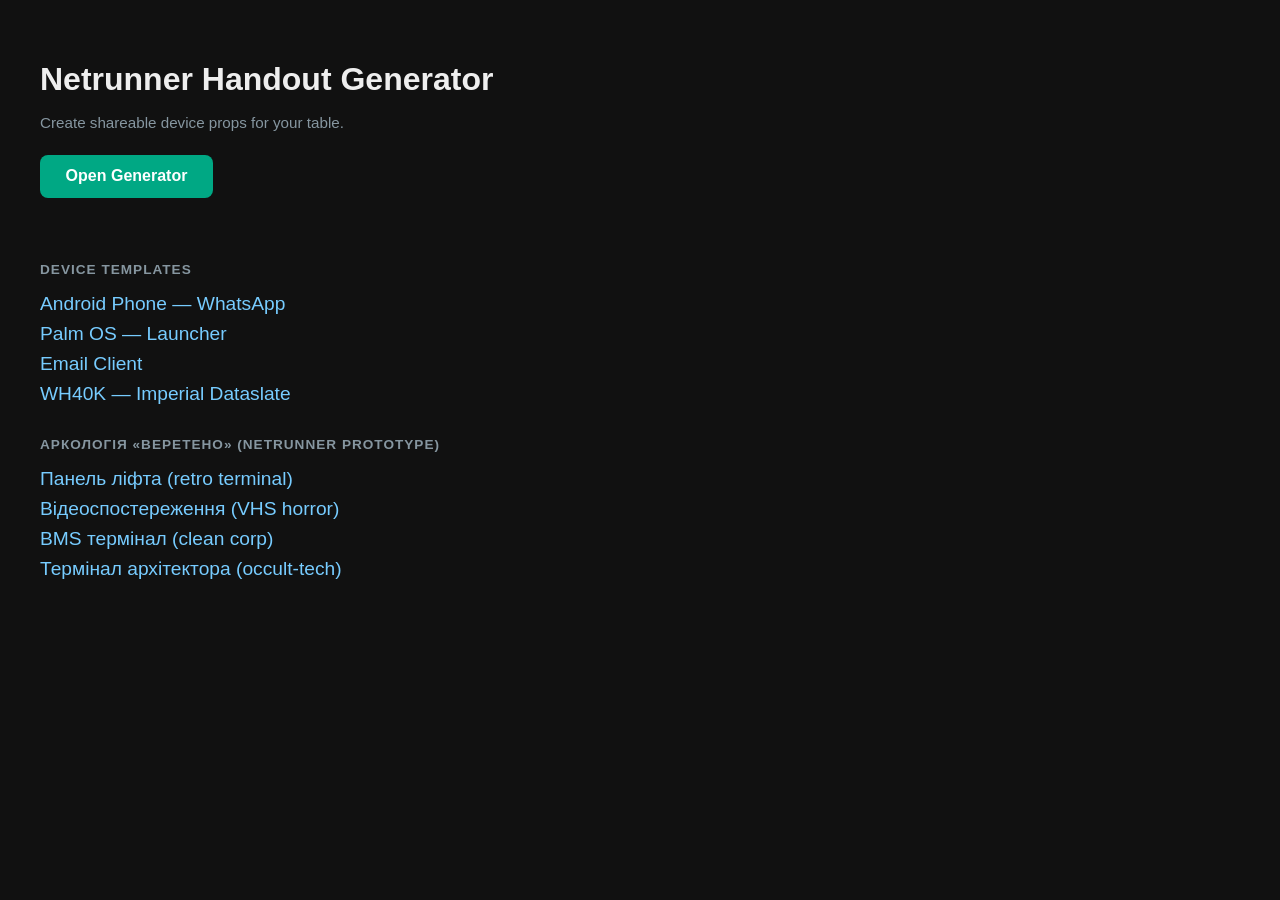
<file: index.html>
<!DOCTYPE html>
<html lang="en">
<head>
<meta charset="UTF-8">
<title>Netrunner Handout Generator</title>
<style>
  body { font-family: sans-serif; background: #111; color: #eee; padding: 2rem; }
  h1 { margin-bottom: 0.5rem; }
  p { color: #8696a0; margin-bottom: 1.5rem; font-size: 0.95rem; }
  h2 { margin: 2rem 0 0.75rem; color: #8696a0; font-size: 0.85rem; text-transform: uppercase; letter-spacing: 1px; }
  ul { list-style: none; padding: 0; }
  li { margin: 0.5rem 0; }
  a { color: #7cf; text-decoration: none; font-size: 1.2rem; }
  a:hover { text-decoration: underline; }
  .hero { display: inline-block; margin-bottom: 2rem; padding: 0.8rem 1.6rem; background: #00a884; color: #fff; border-radius: 8px; font-size: 1rem; font-weight: 600; text-decoration: none; }
  .hero:hover { background: #00c29b; text-decoration: none; }
</style>
</head>
<body>
<h1>Netrunner Handout Generator</h1>
<p>Create shareable device props for your table.</p>
<a href="generator/index.html" class="hero">Open Generator</a>

<h2>Device Templates</h2>
<ul>
  <li><a href="templates/android-phone-whatsapp/index.html">Android Phone — WhatsApp</a></li>
  <li><a href="templates/palmos-launcher/index.html">Palm OS — Launcher</a></li>
  <li><a href="templates/email-client/index.html">Email Client</a></li>
  <li><a href="templates/wh40k-dataslate/index.html">WH40K — Imperial Dataslate</a></li>
</ul>
<h2>Аркологія «Веретено» (netrunner prototype)</h2>
<ul>
  <li><a href="templates/elevator-control/index.html">Панель ліфта (retro terminal)</a></li>
  <li><a href="templates/security-camera/index.html">Відеоспостереження (VHS horror)</a></li>
  <li><a href="templates/building-management-terminal/index.html">BMS термінал (clean corp)</a></li>
  <li><a href="templates/architects-terminal/index.html">Термінал архітектора (occult-tech)</a></li>
</ul>
</body>
</html>
</file>
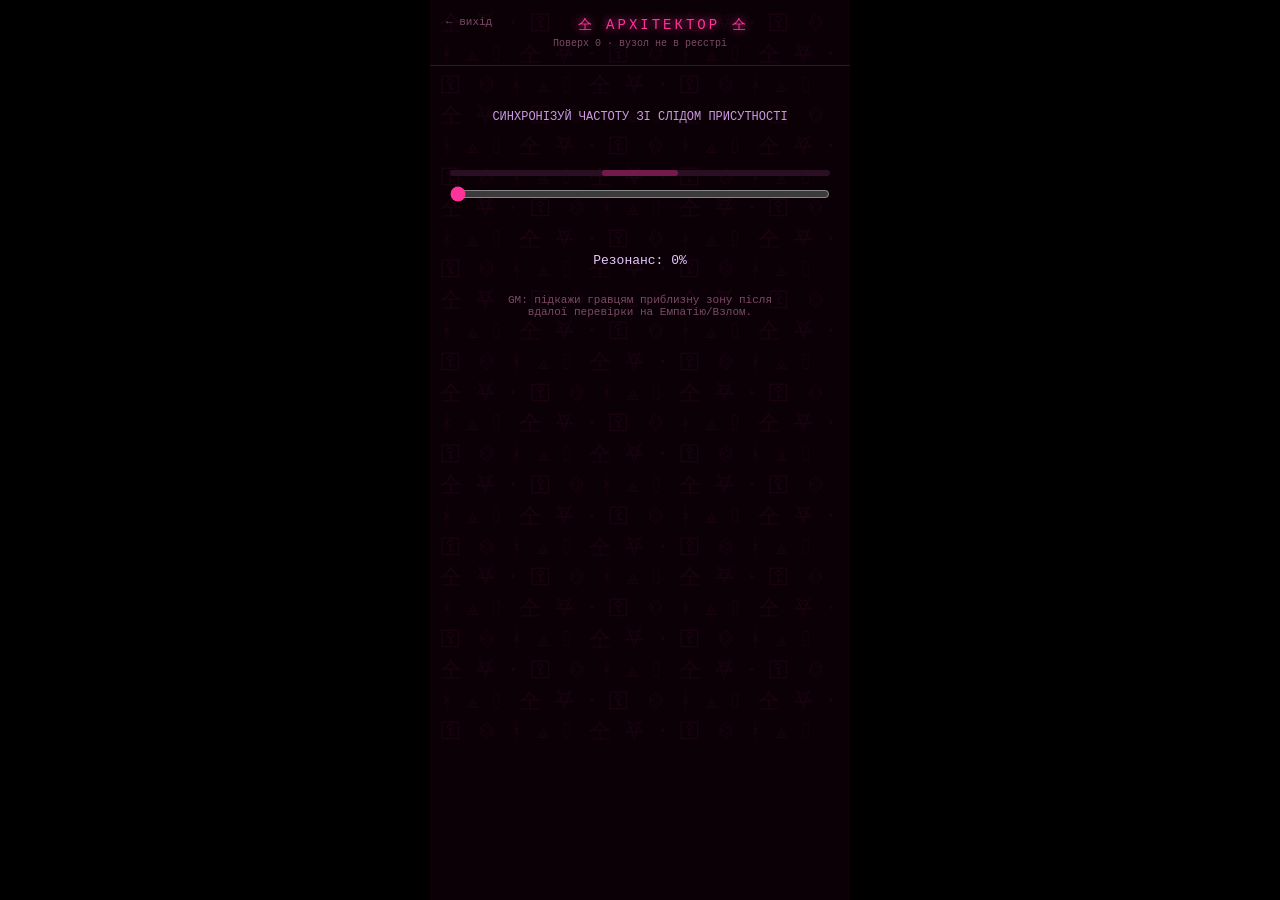
<file: architects-terminal/index.html>
<!doctype html>
<html lang="uk">
<head>
<meta charset="UTF-8">
<meta name="viewport" content="width=device-width, initial-scale=1.0, maximum-scale=1.0, user-scalable=no">
<meta name="theme-color" content="#0a0006">
<title>Термінал архітектора</title>
<style>
  /* EDIT HERE: цільова зона резонансу (0-100) */
  :root { --target-min: 40; --target-max: 60; }

  * { margin:0; padding:0; box-sizing:border-box; -webkit-tap-highlight-color:transparent; }
  html,body { height:100%; background:#000; font-family: "Courier New", monospace; }
  body { display:flex; align-items:center; justify-content:center; }
  .device {
    width:100%; height:100%; max-width:420px; max-height:900px;
    background:#0a0006; color:#e8c8ff; position:relative; overflow:hidden;
    display:flex; flex-direction:column;
  }
  .glyphs {
    position:absolute; inset:0; z-index:1; opacity:0.06; font-size:22px; line-height:1.4;
    padding:10px; overflow:hidden; pointer-events:none; user-select:none;
    color:#ff3399;
  }
  header { padding:16px; border-bottom:1px solid #401030; flex-shrink:0; position:relative; z-index:2; text-align:center; }
  header a { color:#7a4a66; text-decoration:none; font-size:11px; float:left; }
  header .title { font-size:14px; letter-spacing:3px; color:#ff3399; text-shadow:0 0 10px #ff3399; animation: unstable 3s infinite; }
  @keyframes unstable { 0%,92%,100%{ opacity:1; transform:translateX(0); } 94%{ opacity:0.4; transform:translateX(2px); } 96%{ opacity:1; transform:translateX(-2px); } }
  header .sub { font-size:10px; color:#7a4a66; margin-top:4px; }
  main { flex:1; overflow-y:auto; padding:24px 20px; position:relative; z-index:2; }

  /* --- lock: resonance slider --- */
  #lock { display:flex; flex-direction:column; align-items:center; gap:26px; padding-top:20px; }
  .instr { font-size:12px; color:#c99adf; text-align:center; }
  .meter { width:100%; position:relative; padding:20px 0; }
  .track { height:6px; background:#2a0e22; border-radius:3px; position:relative; }
  .target-zone { position:absolute; top:0; height:100%; background:rgba(255,51,153,0.35); border-radius:3px; }
  input[type=range] { width:100%; margin-top:10px; accent-color:#ff3399; }
  #resVal { text-align:center; font-size:13px; color:#e8c8ff; }
  #hint { font-size:11px; color:#7a4a66; text-align:center; max-width:280px; }

  /* --- breach --- */
  #breach { display:none; padding-top:30px; }
  #breach .line { font-size:13px; margin:8px 0; opacity:0; animation: fadeIn 0.2s forwards; color:#ff3399; text-shadow:0 0 6px #ff3399; }
  @keyframes fadeIn { to { opacity:1; } }
  .devicewide-flicker { animation: wideflicker 0.08s steps(1) 6; }
  @keyframes wideflicker { 50% { filter: invert(1); } }

  /* --- content --- */
  #content { display:none; }
  #content h2 { font-size:15px; color:#ff3399; text-shadow:0 0 8px #ff3399; margin-bottom:14px; }
  .entry { font-size:13px; line-height:1.7; margin-bottom:18px; padding-left:12px; border-left:2px solid #401030; }
  .entry .date { font-size:10px; color:#7a4a66; display:block; margin-bottom:4px; }
  .corrupt { color:#ff3399; text-shadow:0 0 6px #ff3399; animation: corruptFlicker 2s infinite; }
  @keyframes corruptFlicker { 0%,85%,100%{ opacity:1; } 87%{ opacity:0.3; } 89%{ opacity:1; } }
</style>
</head>
<body>
<div class="device" id="deviceEl">
  <div class="glyphs" id="glyphs"></div>
  <header>
    <a href="../index.html">← вихід</a>
    <div class="title">仝 АРХІТЕКТОР 仝</div>
    <div class="sub">Поверх 0 · вузол не в реєстрі</div>
  </header>
  <main>
    <div id="lock">
      <div class="instr">СИНХРОНІЗУЙ ЧАСТОТУ ЗІ СЛІДОМ ПРИСУТНОСТІ</div>
      <div class="meter">
        <div class="track"><div class="target-zone" id="zone"></div></div>
        <input type="range" min="0" max="100" value="0" id="slider">
      </div>
      <div id="resVal">Резонанс: 0%</div>
      <div id="hint">GM: підкажи гравцям приблизну зону після вдалої перевірки на Емпатію/Взлом.</div>
    </div>

    <div id="breach"></div>

    <div id="content">
      <h2>ОСТАННІЙ ЗАПИС</h2>
      <!-- EDIT HERE: фінальний лор -->
      <div class="entry">
        <span class="date">40 років до затоплення поверху 66</span>
        Вони забрали в мене «Веретено» за тиждень до відкриття. Моє ім'я стерли з
        меморіальної таблички. Мій рахунок закрили. Мій пропуск — анулювали.
      </div>
      <div class="entry">
        <span class="date">Останній вхід у систему</span>
        Будівля пам'ятає мене, навіть якщо реєстр — ні. Я — <span class="corrupt">в кожному кабелі</span>,
        <span class="corrupt">в кожному ліфті</span>, <span class="corrupt">в кожній камері</span>.
        Мережа — це я.
      </div>
    </div>
  </main>
</div>

<script>
  // decorative background glyphs
  const glyphChars = "仝 ⛧ 𐤟 ⚿ ⌬ ᚼ ⟁ 𓂀 ";
  document.getElementById('glyphs').textContent = glyphChars.repeat(40);

  const TARGET_MIN = 40, TARGET_MAX = 60; // EDIT: цільова зона
  const zone = document.getElementById('zone');
  zone.style.left = TARGET_MIN + '%';
  zone.style.width = (TARGET_MAX - TARGET_MIN) + '%';

  const slider = document.getElementById('slider');
  const resVal = document.getElementById('resVal');
  let locked = false;

  slider.addEventListener('input', () => {
    const v = Number(slider.value);
    resVal.textContent = 'Резонанс: ' + v + '%';
    if (!locked && v >= TARGET_MIN && v <= TARGET_MAX) {
      locked = true;
      setTimeout(breach, 500);
    }
  });

  function breach() {
    document.getElementById('lock').style.display = 'none';
    const device = document.getElementById('deviceEl');
    device.classList.add('devicewide-flicker');
    const b = document.getElementById('breach');
    b.style.display = 'block';
    const lines = [
      "резонанс вирівняно...",
      "СЛІД ПРИСУТНОСТІ ЗАФІКСОВАНО",
      "хтось вже давно чекав на це з'єднання...",
      "ДОСТУП ВІДКРИТО"
    ];
    lines.forEach((l,i) => {
      setTimeout(()=>{
        const d = document.createElement('div');
        d.className = 'line';
        d.textContent = '> ' + l;
        b.appendChild(d);
      }, 300 + i*600);
    });
    setTimeout(showContent, 300 + lines.length*600 + 400);
  }

  function showContent() {
    document.getElementById('breach').style.display = 'none';
    document.getElementById('content').style.display = 'block';
  }
</script>
</body>
</html>
</file>
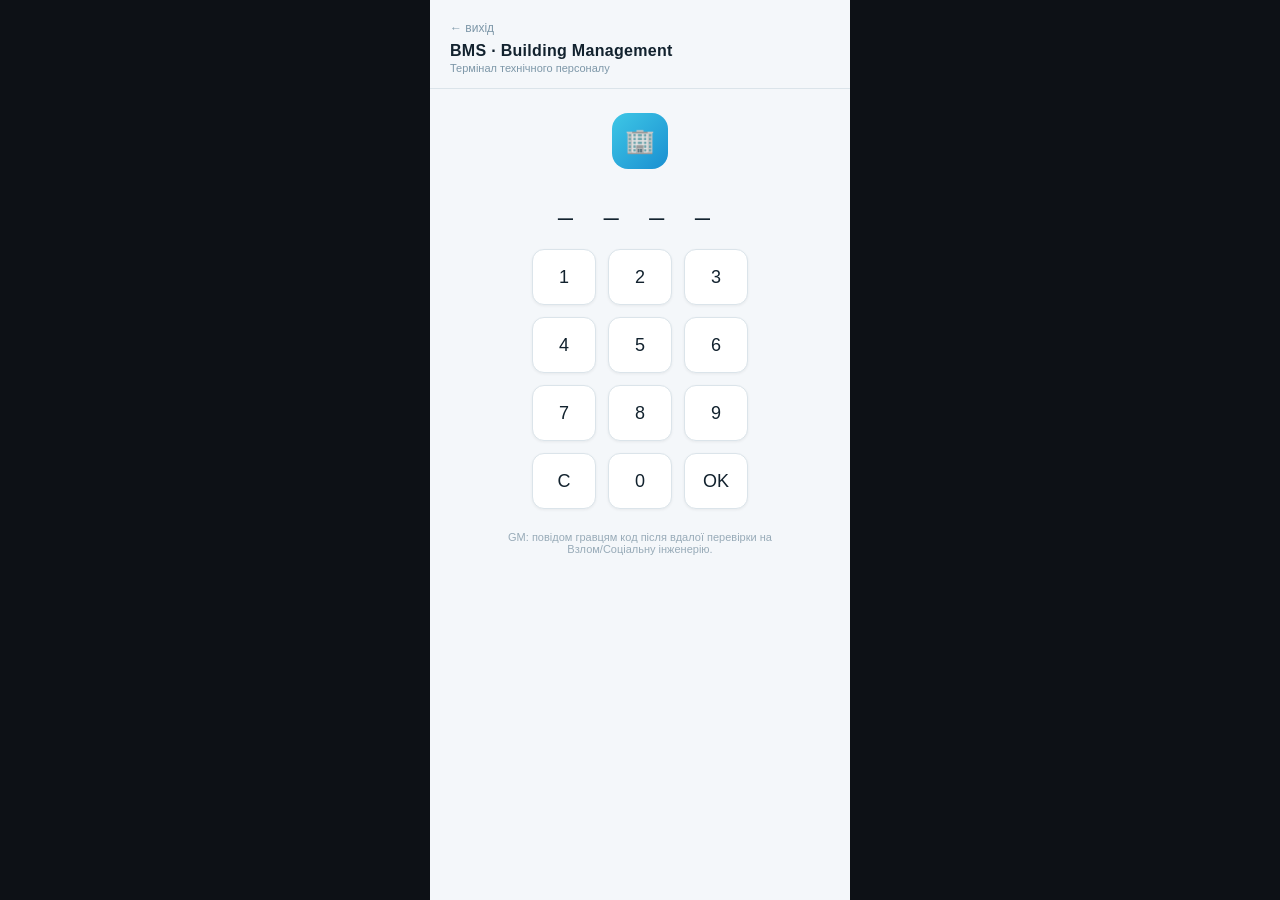
<file: building-management-terminal/index.html>
<!doctype html>
<html lang="uk">
<head>
<meta charset="UTF-8">
<meta name="viewport" content="width=device-width, initial-scale=1.0, maximum-scale=1.0, user-scalable=no">
<meta name="theme-color" content="#f4f7fa">
<title>Термінал управління будівлею</title>
<style>
  /* EDIT HERE: код доступу */
  :root { --code: "0091"; }

  * { margin:0; padding:0; box-sizing:border-box; -webkit-tap-highlight-color:transparent; }
  html,body { height:100%; background:#0d1116; font-family: "Segoe UI", Roboto, sans-serif; }
  body { display:flex; align-items:center; justify-content:center; }
  .device {
    width:100%; height:100%; max-width:420px; max-height:900px;
    background:#f4f7fa; color:#12222e; position:relative; overflow:hidden;
    display:flex; flex-direction:column;
  }
  header { padding:18px 20px 14px; border-bottom:1px solid #dbe4ea; flex-shrink:0; }
  header a { color:#7d97a8; text-decoration:none; font-size:12px; }
  header .title { font-size:16px; font-weight:600; margin-top:6px; letter-spacing:0.3px; }
  header .sub { font-size:11px; color:#7d97a8; margin-top:2px; }
  main { flex:1; overflow-y:auto; padding:24px 20px; }

  /* --- lock --- */
  #lock { display:flex; flex-direction:column; align-items:center; gap:22px; }
  .badge { width:56px; height:56px; border-radius:16px; background:linear-gradient(135deg,#3ec7e6,#1a8fd1); display:flex; align-items:center; justify-content:center; font-size:24px; color:#fff; }
  #display { font-size:26px; letter-spacing:12px; font-weight:300; color:#12222e; min-height:36px; }
  #display.err { color:#d13a3a; animation: shake 0.3s; }
  @keyframes shake { 0%,100%{transform:translateX(0);} 25%{transform:translateX(-8px);} 75%{transform:translateX(8px);} }
  .keypad { display:grid; grid-template-columns:repeat(3,64px); gap:12px; }
  .keypad button {
    width:64px; height:56px; background:#fff; border:1px solid #dbe4ea; color:#12222e;
    font-family:inherit; font-size:18px; border-radius:12px; box-shadow:0 1px 3px rgba(0,0,0,0.06);
  }
  .keypad button:active { background:#eaf5fb; }
  #hint { font-size:11px; color:#98abb8; text-align:center; max-width:280px; }

  /* --- breach --- */
  #breach { display:none; padding-top:30px; text-align:center; }
  #breach .status { font-size:13px; color:#1a8fd1; margin-bottom:16px; }
  .bar { height:6px; border-radius:3px; background:#dbe4ea; overflow:hidden; }
  .bar-fill { height:100%; width:0%; background:linear-gradient(90deg,#3ec7e6,#1a8fd1); transition:width 1.6s ease; }

  /* --- content --- */
  #content { display:none; }
  #content h2 { font-size:15px; font-weight:600; margin-bottom:12px; }
  .tenant { display:flex; justify-content:space-between; padding:10px 0; border-bottom:1px solid #eef2f5; font-size:13px; }
  .tenant .floor { color:#98abb8; }
  .memo { margin-top:18px; background:#fff3f0; border:1px solid #f3c9bf; border-radius:10px; padding:14px; font-size:12px; line-height:1.6; color:#7a2f22; }
  .memo b { display:block; margin-bottom:6px; color:#c1442b; }
</style>
</head>
<body>
<div class="device">
  <header>
    <a href="../index.html">← вихід</a>
    <div class="title">BMS · Building Management</div>
    <div class="sub">Термінал технічного персоналу</div>
  </header>
  <main>
    <div id="lock">
      <div class="badge">🏢</div>
      <div id="display">____</div>
      <div class="keypad" id="keypad"></div>
      <div id="hint">GM: повідом гравцям код після вдалої перевірки на Взлом/Соціальну інженерію.</div>
    </div>

    <div id="breach"></div>

    <div id="content">
      <h2>Реєстр орендарів</h2>
      <!-- EDIT HERE: список орендарів -->
      <div class="tenant"><span>Kowalski Architectural</span><span class="floor">пов. 0</span></div>
      <div class="tenant"><span>Veyra Biotech</span><span class="floor">пов. 41</span></div>
      <div class="tenant"><span>Sable & Finch Law</span><span class="floor">пов. 58</span></div>
      <div class="tenant"><span>Orion Data Systems</span><span class="floor">пов. 66</span></div>
      <div class="memo">
        <b>СЛУЖБОВА ЗАПИСКА</b>
        Головний архітектор проєкту «Веретено» вважається зниклим безвісти від дня здачі
        будівлі в експлуатацію. Договір оренди поверху 0 досі активний і щомісяця
        автоматично поновлюється.
      </div>
    </div>
  </main>
</div>

<script>
  const CODE = "0091"; // EDIT: код доступу
  let entered = "";

  const display = document.getElementById('display');
  const keypad = document.getElementById('keypad');
  const keys = ["1","2","3","4","5","6","7","8","9","C","0","OK"];
  keys.forEach(k => {
    const b = document.createElement('button');
    b.textContent = k;
    b.onclick = () => handleKey(k);
    keypad.appendChild(b);
  });

  function renderDisplay() {
    display.textContent = (entered + "____").slice(0,4).split("").join(" ");
  }
  renderDisplay();

  function handleKey(k) {
    if (k === "C") { entered = ""; renderDisplay(); return; }
    if (k === "OK") {
      if (entered === CODE) { breach(); }
      else {
        display.classList.add('err');
        setTimeout(()=>{ display.classList.remove('err'); entered=""; renderDisplay(); }, 400);
      }
      return;
    }
    if (entered.length < 4) { entered += k; renderDisplay(); }
  }

  function breach() {
    document.getElementById('lock').style.display = 'none';
    const b = document.getElementById('breach');
    b.style.display = 'block';
    b.innerHTML = `<div class="status">Автентифікація...</div><div class="bar"><div class="bar-fill" id="fill"></div></div>`;
    setTimeout(()=>{ document.getElementById('fill').style.width = '100%'; }, 50);
    setTimeout(showContent, 1700);
  }

  function showContent() {
    document.getElementById('breach').style.display = 'none';
    document.getElementById('content').style.display = 'block';
  }
</script>
</body>
</html>
</file>
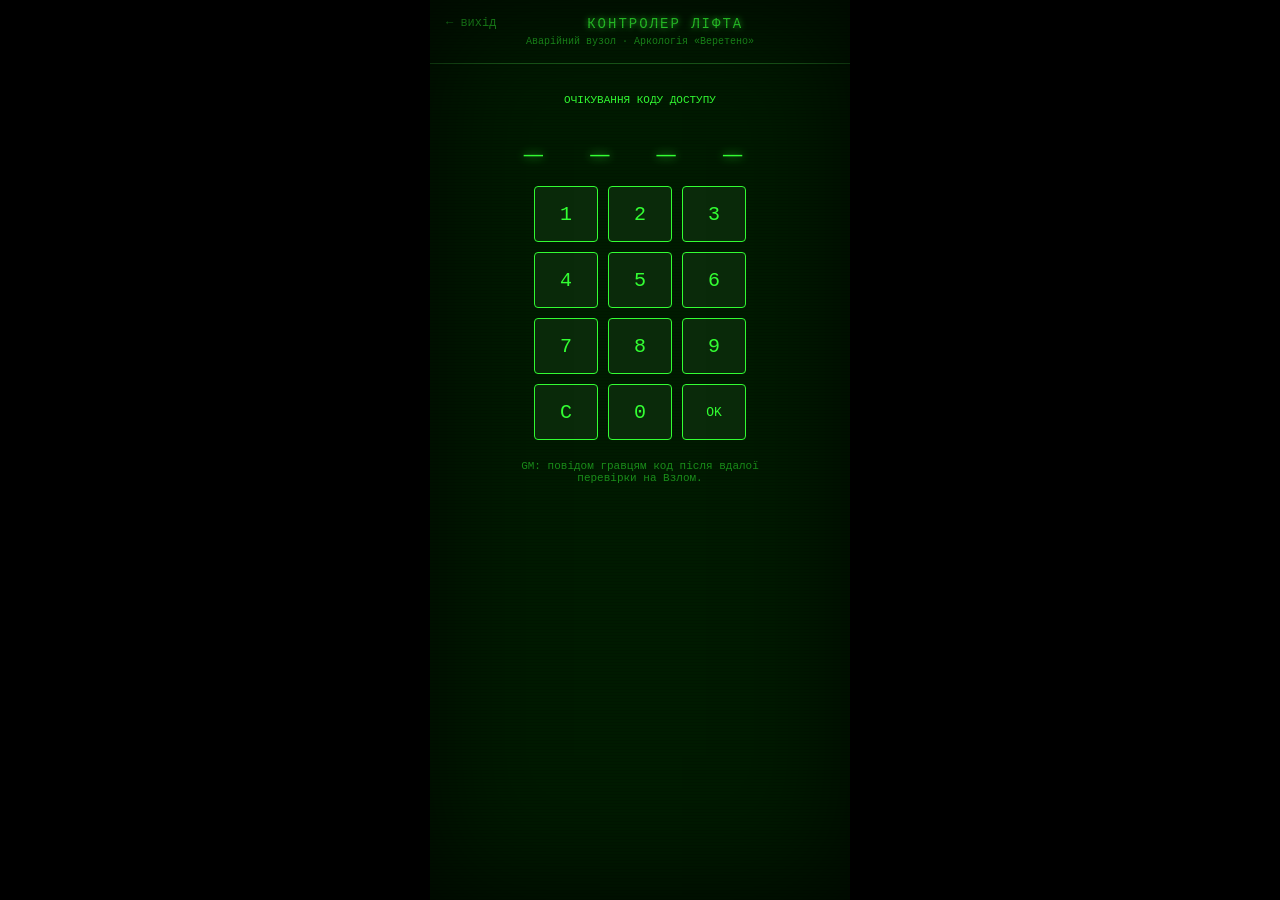
<file: elevator-control/index.html>
<!doctype html>
<html lang="uk">
<head>
<meta charset="UTF-8">
<meta name="viewport" content="width=device-width, initial-scale=1.0, maximum-scale=1.0, user-scalable=no">
<meta name="theme-color" content="#001a00">
<title>Панель ліфта</title>
<style>
  /* EDIT HERE: код доступу до ліфтового контролера */
  :root { --code: "7734"; }

  * { margin:0; padding:0; box-sizing:border-box; -webkit-tap-highlight-color:transparent; }
  html,body { height:100%; background:#000; font-family: "Courier New", monospace; }
  body { display:flex; align-items:center; justify-content:center; }
  .device {
    width:100%; height:100%; max-width:420px; max-height:900px;
    background:#001a00; color:#33ff33; position:relative; overflow:hidden;
    display:flex; flex-direction:column;
  }
  .device::after {
    content:""; position:absolute; inset:0; pointer-events:none;
    background: repeating-linear-gradient(rgba(0,0,0,0) 0px, rgba(0,0,0,0) 2px, rgba(0,0,0,0.25) 3px);
    mix-blend-mode:multiply;
  }
  .device::before {
    content:""; position:absolute; inset:0; pointer-events:none; z-index:5;
    box-shadow: inset 0 0 120px rgba(0,0,0,0.8);
  }
  header { padding:16px; border-bottom:1px solid #1a5c1a; text-align:center; flex-shrink:0; }
  header a { color:#33ff33; text-decoration:none; font-size:12px; float:left; opacity:0.7; }
  header .title { font-size:14px; letter-spacing:2px; text-shadow:0 0 6px #33ff33; }
  header .sub { font-size:10px; opacity:0.6; margin-top:4px; }
  main { flex:1; overflow-y:auto; padding:20px; position:relative; z-index:2; }

  /* --- lock screen --- */
  #lock { display:flex; flex-direction:column; align-items:center; gap:20px; padding-top:10px; }
  .blink { animation: blink 1.4s steps(2) infinite; }
  @keyframes blink { 50% { opacity:0.2; } }
  #display { font-size:32px; letter-spacing:14px; text-shadow:0 0 10px #33ff33; min-height:40px; }
  #display.err { color:#ff3333; text-shadow:0 0 10px #ff3333; animation: shake 0.3s; }
  @keyframes shake { 0%,100%{transform:translateX(0);} 25%{transform:translateX(-8px);} 75%{transform:translateX(8px);} }
  .keypad { display:grid; grid-template-columns:repeat(3,64px); gap:10px; }
  .keypad button {
    width:64px; height:56px; background:#0a2a0a; border:1px solid #33ff33; color:#33ff33;
    font-family:inherit; font-size:20px; border-radius:4px; cursor:pointer;
  }
  .keypad button:active { background:#1a5c1a; }
  .keypad button.wide { grid-column: span 1; font-size:13px; }
  #hint { font-size:11px; opacity:0.5; text-align:center; max-width:280px; }

  /* --- breach animation --- */
  #breach { display:none; padding-top:40px; }
  #breach .line { font-size:13px; margin:6px 0; opacity:0; animation: fadeIn 0.2s forwards; }
  @keyframes fadeIn { to { opacity:1; } }
  .bar { height:10px; border:1px solid #33ff33; margin-top:16px; }
  .bar-fill { height:100%; width:0%; background:#33ff33; transition:width 2s linear; }

  /* --- content --- */
  #content { display:none; }
  #content h2 { font-size:16px; margin-bottom:10px; text-shadow:0 0 6px #33ff33; }
  .floor-list { display:grid; grid-template-columns:repeat(4,1fr); gap:6px; margin-bottom:20px; }
  .floor-list div { border:1px solid #1a5c1a; text-align:center; padding:8px 2px; font-size:12px; }
  .floor-list .locked { color:#ff3333; border-color:#ff3333; text-shadow:0 0 6px #ff3333; }
  .floor-list .locked.glitch { animation: glitchText 1.8s infinite; }
  @keyframes glitchText { 0%,90%,100%{ opacity:1; } 92%{ opacity:0.3; transform:translateX(2px); } 94%{ opacity:1; transform:translateX(-2px); } }
  .log { font-size:11px; line-height:1.6; border-top:1px dashed #1a5c1a; padding-top:10px; white-space:pre-wrap; }
  .log .rep { opacity:0.6; }
</style>
</head>
<body>
<div class="device">
  <header>
    <a href="../index.html">← вихід</a>
    <div class="title">КОНТРОЛЕР ЛІФТА</div>
    <div class="sub">Аварійний вузол · Аркологія «Веретено»</div>
  </header>
  <main>
    <div id="lock">
      <div class="blink" style="font-size:11px;">ОЧІКУВАННЯ КОДУ ДОСТУПУ</div>
      <div id="display">____</div>
      <div class="keypad" id="keypad"></div>
      <div id="hint">GM: повідом гравцям код після вдалої перевірки на Взлом.</div>
    </div>

    <div id="breach"></div>

    <div id="content">
      <h2>ДИРЕКТОРІЯ ПОВЕРХІВ</h2>
      <div class="floor-list" id="floors"></div>
      <div class="log" id="syslog"></div>
    </div>
  </main>
</div>

<script>
  const CODE = "7734"; // EDIT: код доступу
  let entered = "";

  const display = document.getElementById('display');
  const keypad = document.getElementById('keypad');
  const keys = ["1","2","3","4","5","6","7","8","9","C","0","OK"];
  keys.forEach(k => {
    const b = document.createElement('button');
    b.textContent = k;
    if (k === "OK") b.classList.add('wide');
    b.onclick = () => handleKey(k);
    keypad.appendChild(b);
  });

  function renderDisplay() {
    display.textContent = (entered + "____").slice(0,4).split("").join(" ");
  }
  renderDisplay();

  function handleKey(k) {
    if (k === "C") { entered = ""; renderDisplay(); return; }
    if (k === "OK") {
      if (entered === CODE) { breach(); }
      else {
        display.classList.add('err');
        setTimeout(()=>{ display.classList.remove('err'); entered=""; renderDisplay(); }, 400);
      }
      return;
    }
    if (entered.length < 4) { entered += k; renderDisplay(); }
  }

  function breach() {
    document.getElementById('lock').style.display = 'none';
    const b = document.getElementById('breach');
    b.style.display = 'block';
    const lines = [
      "з'єднання з контролером ліфта...",
      "обхід протоколу безпеки...",
      "синхронізація з мережею будівлі...",
      "ДОСТУП ДОЗВОЛЕНО"
    ];
    b.innerHTML = `<div class="bar"><div class="bar-fill" id="fill"></div></div>`;
    setTimeout(()=>{ document.getElementById('fill').style.width = '100%'; }, 50);
    lines.forEach((l,i) => {
      setTimeout(()=>{
        const d = document.createElement('div');
        d.className = 'line';
        d.textContent = '> ' + l;
        b.appendChild(d);
      }, 400 + i*500);
    });
    setTimeout(showContent, 400 + lines.length*500 + 400);
  }

  function showContent() {
    document.getElementById('breach').style.display = 'none';
    document.getElementById('content').style.display = 'block';

    const floors = document.getElementById('floors');
    const list = [];
    for (let i=99;i>=1;i--) list.push(i);
    list.push('B1','B2','B3');
    list.slice(0,20).forEach(f => {
      const d = document.createElement('div');
      d.textContent = f;
      floors.appendChild(d);
    });
    const locked = document.createElement('div');
    locked.className = 'locked glitch';
    locked.textContent = '0 · АРХІТЕКТОР';
    floors.appendChild(locked);

    // EDIT HERE: журнал викликів ліфта — підказка про поверх 0
    document.getElementById('syslog').textContent =
`ЛОГ СИСТЕМИ:
12:03 виклик ліфта → поверх 66
12:04 виклик ліфта → поверх 66
12:04 виклик ліфта → поверх 66
12:04 виклик ліфта → поверх 66
...
[ПОМИЛКА ЗАПИСУ] поверх «0» не існує в реєстрі будівлі`;
  }
</script>
</body>
</html>
</file>
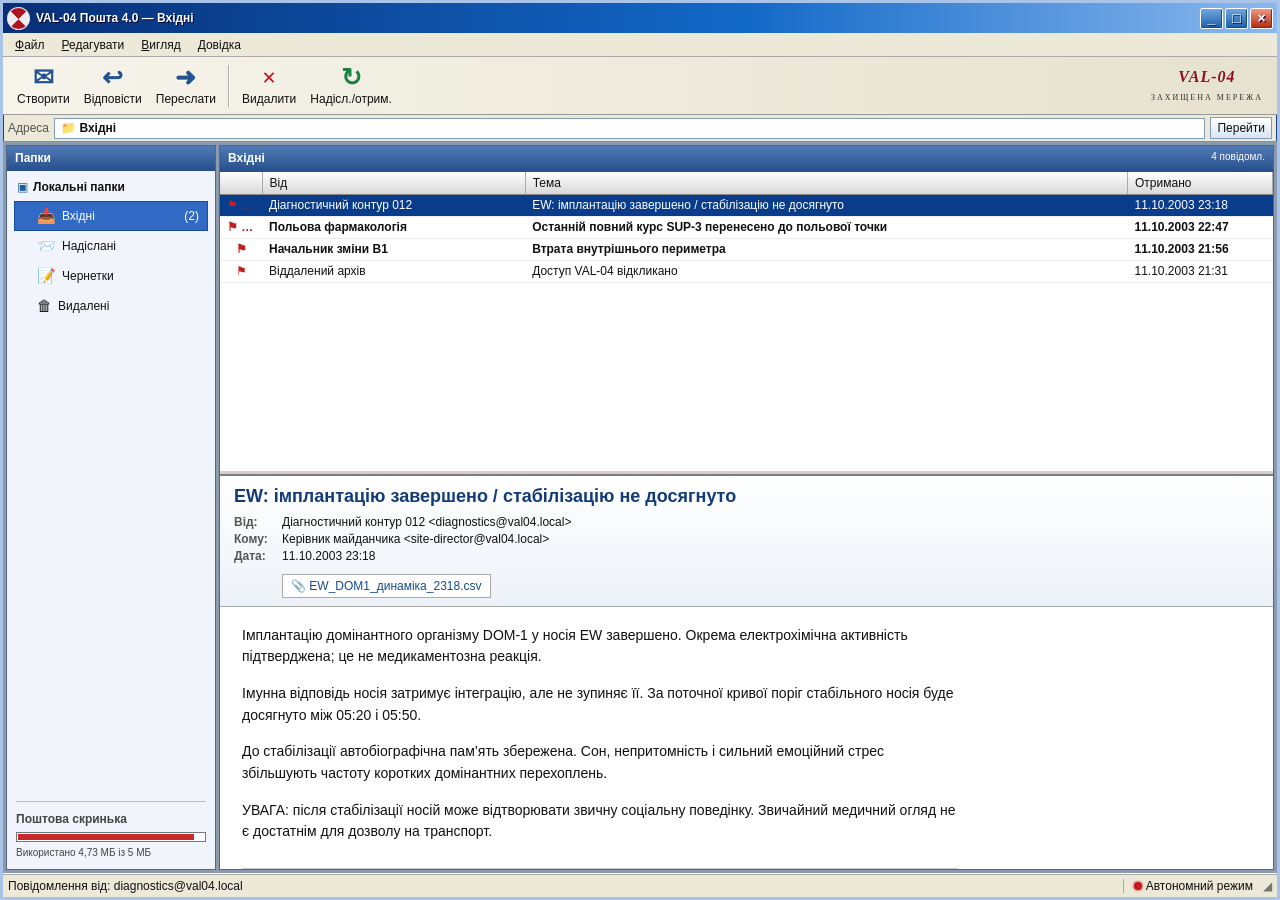
<file: email-client/index.html>
<!doctype html>
<html lang="uk">
<head>
  <meta charset="utf-8">
  <meta name="viewport" content="width=device-width, initial-scale=1">
  <meta name="theme-color" content="#153f85">
  <title>VAL-04 Пошта 4.0</title>
  <link rel="stylesheet" href="styles.css">
</head>
<body>
  <div class="noise" aria-hidden="true"></div>
  <main class="window">
    <header class="titlebar">
      <div class="brand-mark" aria-hidden="true"><span></span><span></span><span></span><span></span></div>
      <span class="window-title">VAL-04 Пошта 4.0 — Вхідні</span>
      <div class="window-controls" aria-hidden="true"><span>_</span><span>□</span><span>×</span></div>
    </header>

    <nav class="menubar" aria-label="Головне меню">
      <a href="../index.html"><u>Ф</u>айл</a><button><u>Р</u>едагувати</button><button><u>В</u>игляд</button><button><u>Д</u>овідка</button>
    </nav>

    <div class="toolbar" aria-label="Панель інструментів">
      <button class="tool" data-action="offline"><span class="tool-icon compose">✉</span><span>Створити</span></button>
      <button class="tool" data-action="offline"><span class="tool-icon reply">↩</span><span>Відповісти</span></button>
      <button class="tool" data-action="offline"><span class="tool-icon forward">➜</span><span>Переслати</span></button>
      <span class="separator"></span>
      <button class="tool" data-action="delete"><span class="tool-icon delete">×</span><span>Видалити</span></button>
      <button class="tool" data-action="offline"><span class="tool-icon sync">↻</span><span>Надісл./отрим.</span></button>
      <span class="toolbar-logo">VAL-04<br><small>ЗАХИЩЕНА МЕРЕЖА</small></span>
    </div>

    <div class="addressbar"><button class="folder-toggle" id="folder-toggle" type="button" aria-controls="folder-pane" aria-expanded="false">Папки</button><span>Адреса</span><div>📁 <b id="address-label">Вхідні</b></div><button>Перейти</button></div>

    <section class="workspace">
      <aside class="folders" id="folder-pane">
        <div class="pane-heading">Папки</div>
        <div class="account"><span class="computer">▣</span><strong>Локальні папки</strong></div>
        <nav id="folder-list" aria-label="Поштові папки"></nav>
        <div class="quota">
          <b>Поштова скринька</b>
          <div class="meter"><span></span></div>
          <small>Використано 4,73 МБ із 5 МБ</small>
        </div>
      </aside>

      <section class="mail-area">
        <div class="inbox-heading"><span id="folder-title">Вхідні</span><small id="message-total"></small></div>
        <div class="message-list-wrap">
          <table class="message-list">
            <thead><tr><th class="state-col"></th><th>Від</th><th>Тема</th><th>Отримано</th></tr></thead>
            <tbody id="message-list"></tbody>
          </table>
        </div>

        <article class="reader" id="reader" aria-live="polite">
          <div class="reader-empty">Оберіть повідомлення, щоб прочитати його.</div>
        </article>
      </section>
    </section>

    <footer class="statusbar"><span id="status-text">Готово</span><span class="connection"><i></i> Автономний режим</span><span class="grip">◢</span></footer>
  </main>

  <div class="modal" id="offline-modal" hidden>
    <div class="dialog" role="dialog" aria-modal="true" aria-labelledby="dialog-title">
      <div class="dialog-title"><span id="dialog-title">VAL-04 Пошта</span><button data-close>×</button></div>
      <div class="dialog-body"><span class="warning">!</span><div><b>Немає зв'язку із сервером.</b><p>Перевірте мережевий кабель або зверніться до системного адміністратора.</p></div></div>
      <div class="dialog-actions"><button data-close autofocus>OK</button></div>
    </div>
  </div>

  <script src="messages.js?v=r17-mobile-folders-2"></script>
  <script src="app.js?v=r17-mobile-folders-2"></script>
</body>
</html>
</file>
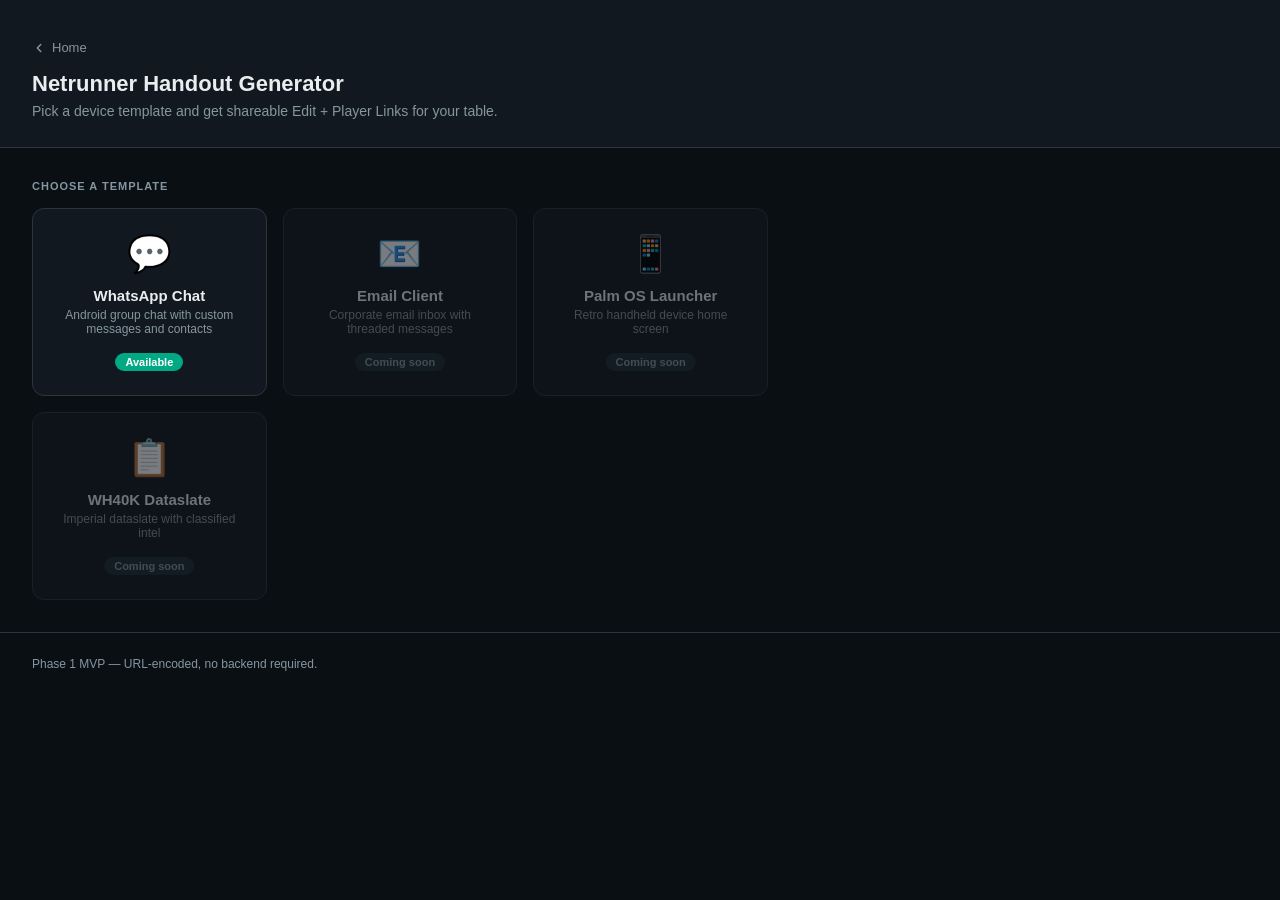
<file: generator/index.html>
<!DOCTYPE html>
<html lang="en">
<head>
<meta charset="UTF-8">
<meta name="viewport" content="width=device-width, initial-scale=1.0">
<title>Netrunner Handout Generator</title>
<style>
  :root {
    --bg: #0a0f14;
    --surface: #111820;
    --border: #2a3540;
    --text: #e9edef;
    --muted: #8696a0;
    --accent: #00a884;
    --accent-hover: #00c29b;
  }
  * { margin: 0; padding: 0; box-sizing: border-box; }
  html, body {
    min-height: 100%; background: var(--bg); color: var(--text);
    font-family: -apple-system, BlinkMacSystemFont, "Segoe UI", Roboto, sans-serif;
    -webkit-font-smoothing: antialiased;
  }
  body { display: flex; flex-direction: column; }

  header {
    padding: 40px 32px 28px;
    border-bottom: 1px solid var(--border);
    background: var(--surface);
  }
  header h1 { font-size: 22px; font-weight: 700; margin-bottom: 6px; }
  header p { color: var(--muted); font-size: 14px; }
  header .back { display: inline-flex; align-items: center; gap: 6px; color: var(--muted); text-decoration: none; font-size: 13px; margin-bottom: 16px; }
  header .back:hover { color: var(--text); }

  main { flex: 1; padding: 32px; max-width: 800px; }
  main h2 { font-size: 11px; font-weight: 700; text-transform: uppercase; letter-spacing: 1px; color: var(--muted); margin-bottom: 16px; }

  .template-grid { display: grid; grid-template-columns: repeat(auto-fill, minmax(200px, 1fr)); gap: 16px; }

  .template-card {
    background: var(--surface); border: 1px solid var(--border); border-radius: 12px;
    padding: 24px 20px; cursor: pointer; transition: border-color 0.15s, box-shadow 0.15s;
    text-align: center;
  }
  .template-card:hover { border-color: var(--accent); box-shadow: 0 0 0 1px var(--accent); }
  .template-card.available { cursor: pointer; }
  .template-card.soon { opacity: 0.45; cursor: default; }
  .template-card.soon:hover { border-color: var(--border); box-shadow: none; }

  .tc-icon { font-size: 36px; margin-bottom: 12px; }
  .tc-name { font-size: 15px; font-weight: 600; margin-bottom: 4px; }
  .tc-desc { font-size: 12px; color: var(--muted); margin-bottom: 16px; }
  .tc-badge {
    display: inline-block; font-size: 11px; font-weight: 600;
    padding: 3px 10px; border-radius: 20px; background: #1f2c33; color: var(--muted);
  }
  .tc-badge.active { background: var(--accent); color: #fff; }

  footer { padding: 24px 32px; border-top: 1px solid var(--border); color: var(--muted); font-size: 12px; }
</style>
</head>
<body>

<header>
  <a href="../index.html" class="back">
    <svg width="14" height="14" viewBox="0 0 24 24" fill="none" stroke="currentColor" stroke-width="2.5" stroke-linecap="round" stroke-linejoin="round"><path d="M15 18l-6-6 6-6"/></svg>
    Home
  </a>
  <h1>Netrunner Handout Generator</h1>
  <p>Pick a device template and get shareable Edit + Player Links for your table.</p>
</header>

<main>
  <h2>Choose a template</h2>
  <div class="template-grid">

    <div class="template-card available" id="card-whatsapp">
      <div class="tc-icon">💬</div>
      <div class="tc-name">WhatsApp Chat</div>
      <div class="tc-desc">Android group chat with custom messages and contacts</div>
      <span class="tc-badge active">Available</span>
    </div>

    <div class="template-card soon">
      <div class="tc-icon">📧</div>
      <div class="tc-name">Email Client</div>
      <div class="tc-desc">Corporate email inbox with threaded messages</div>
      <span class="tc-badge">Coming soon</span>
    </div>

    <div class="template-card soon">
      <div class="tc-icon">📱</div>
      <div class="tc-name">Palm OS Launcher</div>
      <div class="tc-desc">Retro handheld device home screen</div>
      <span class="tc-badge">Coming soon</span>
    </div>

    <div class="template-card soon">
      <div class="tc-icon">📋</div>
      <div class="tc-name">WH40K Dataslate</div>
      <div class="tc-desc">Imperial dataslate with classified intel</div>
      <span class="tc-badge">Coming soon</span>
    </div>

  </div>
</main>

<footer>Phase 1 MVP — URL-encoded, no backend required.</footer>

<script>
  function encState(obj) {
    const bytes = new TextEncoder().encode(JSON.stringify(obj));
    let bin = '';
    bytes.forEach(b => bin += String.fromCharCode(b));
    return btoa(bin);
  }

  const WHATSAPP_DEFAULT = {
    phone: { time: '12:00', battery: 80, title: 'Group Chat', subtitle: 'Members' },
    messages: [
      { date: 'Today' },
      { author: 'tyler', name: 'Tyler', text: 'Hello!', time: '12:00' }
    ]
  };

  document.getElementById('card-whatsapp').addEventListener('click', () => {
    const encoded = encState(WHATSAPP_DEFAULT);
    window.location.href = '../templates/android-phone-whatsapp/index.html?edit=1#state=' + encoded;
  });
</script>
</body>
</html>
</file>
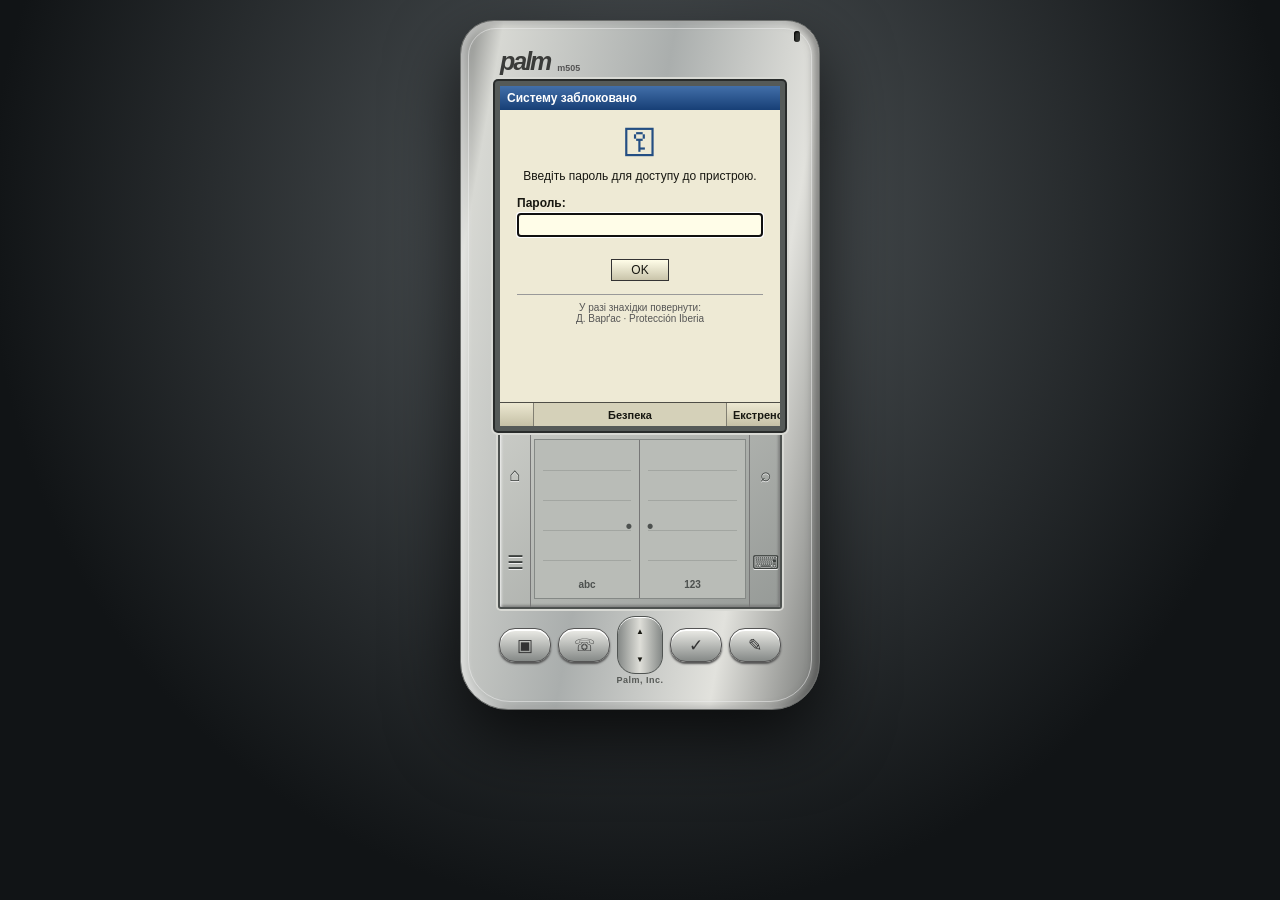
<file: palmos-launcher/index.html>
<!doctype html>
<html lang="uk">
<head>
  <meta charset="utf-8">
  <meta name="viewport" content="width=device-width,initial-scale=1,maximum-scale=1,user-scalable=no">
  <meta name="theme-color" content="#b7b8b3">
  <title>Palm OS — Програми</title>
  <link rel="stylesheet" href="styles.css?v=palm-m505-3">
  <link rel="stylesheet" href="maps.css?v=palm-bodyguard-5">
</head>
<body>
  <main class="phone" aria-label="Симулятор кишенькового пристрою Palm OS">
    <div class="brand"><b>palm</b><span>m505</span></div>
    <section class="screen">
      <div class="app-view" id="app-view"></div>
      <footer class="softkeys">
        <button id="left-softkey" aria-label="Меню">☰</button>
        <span id="screen-title">Програми</span>
        <button id="right-softkey">Готово</button>
      </footer>
    </section>
    <section class="graffiti" aria-hidden="true">
      <div class="quick"><span>⌂</span><span>☰</span></div>
      <div class="write-zone">
        <div class="letters"><b>abc</b><i></i></div>
        <div class="numbers"><b>123</b><i></i></div>
      </div>
      <div class="quick right"><span>⌕</span><span>⌨</span></div>
    </section>
    <section class="hardware" aria-hidden="true">
      <button><span>▣</span></button><button><span>☏</span></button>
      <div class="rocker"><i>▲</i><i>▼</i></div>
      <button><span>✓</span></button><button><span>✎</span></button>
    </section>
    <div class="footer-brand">Palm, Inc.</div>
  </main>

  <div class="toast" id="toast" hidden></div>
  <script src="config.js?v=r17-final-1"></script>
  <script src="app.js?v=r17-final-1"></script>
</body>
</html>
</file>
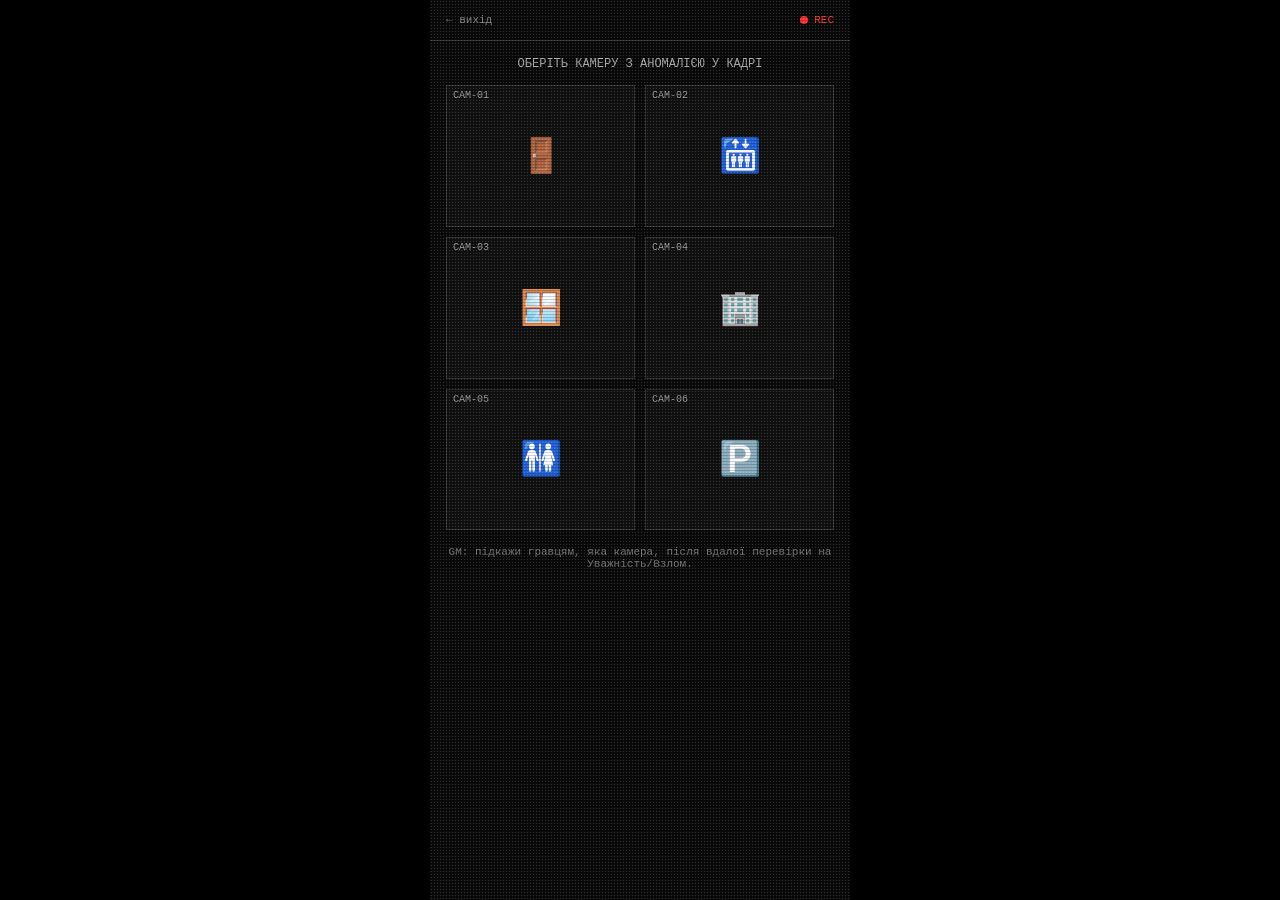
<file: security-camera/index.html>
<!doctype html>
<html lang="uk">
<head>
<meta charset="UTF-8">
<meta name="viewport" content="width=device-width, initial-scale=1.0, maximum-scale=1.0, user-scalable=no">
<meta name="theme-color" content="#0a0a0a">
<title>Відеоспостереження</title>
<style>
  /* EDIT HERE: яка камера показує аномалію */
  :root { --anomaly-cam: "CAM-04"; }

  * { margin:0; padding:0; box-sizing:border-box; -webkit-tap-highlight-color:transparent; }
  html,body { height:100%; background:#000; font-family: "Courier New", monospace; }
  body { display:flex; align-items:center; justify-content:center; }
  .device {
    width:100%; height:100%; max-width:420px; max-height:900px;
    background:#0a0a0a; color:#ddd; position:relative; overflow:hidden;
    display:flex; flex-direction:column;
  }
  .grain {
    position:absolute; inset:0; pointer-events:none; z-index:6; opacity:0.15;
    background-image: radial-gradient(circle, #fff 1px, transparent 1px);
    background-size: 3px 3px;
    animation: grain 0.2s steps(2) infinite;
  }
  @keyframes grain { 50% { transform: translate(1px,-1px); } }
  .scan {
    position:absolute; inset:0; pointer-events:none; z-index:5;
    background: repeating-linear-gradient(rgba(0,0,0,0) 0px, rgba(0,0,0,0) 2px, rgba(0,0,0,0.35) 3px);
  }
  header { padding:14px 16px; border-bottom:1px solid #333; flex-shrink:0; display:flex; justify-content:space-between; align-items:center; }
  header a { color:#888; text-decoration:none; font-size:11px; }
  .rec { display:flex; align-items:center; gap:6px; font-size:11px; color:#ff3333; }
  .dot { width:8px; height:8px; border-radius:50%; background:#ff3333; animation: blink 1s steps(2) infinite; }
  @keyframes blink { 50% { opacity:0.1; } }
  main { flex:1; overflow-y:auto; padding:16px; position:relative; z-index:2; }

  /* --- lock / grid selection --- */
  #lock .instr { font-size:12px; color:#aaa; margin-bottom:14px; text-align:center; }
  .grid { display:grid; grid-template-columns:1fr 1fr; gap:10px; }
  .cam {
    position:relative; aspect-ratio:4/3; background:#111; border:1px solid #333;
    display:flex; align-items:center; justify-content:center; font-size:34px;
    cursor:pointer; overflow:hidden;
  }
  .cam .label { position:absolute; top:4px; left:6px; font-size:10px; color:#999; }
  .cam.shake { animation: shake 0.3s; border-color:#ff3333; }
  @keyframes shake { 0%,100%{transform:translateX(0);} 25%{transform:translateX(-6px);} 75%{transform:translateX(6px);} }
  #hint { font-size:11px; opacity:0.5; text-align:center; margin-top:16px; }

  /* --- breach --- */
  #breach { display:none; padding-top:40px; }
  #breach .line { font-size:12px; margin:6px 0; opacity:0; animation: fadeIn 0.2s forwards; color:#ff6666; }
  @keyframes fadeIn { to { opacity:1; } }
  .staticflash { position:fixed; inset:0; background:#fff; opacity:0; z-index:10; pointer-events:none; }
  .staticflash.on { animation: flash 0.15s; }
  @keyframes flash { 0%{opacity:0.8;} 100%{opacity:0;} }

  /* --- content --- */
  #content { display:none; }
  .feed { background:#111; border:1px solid #333; aspect-ratio:4/3; position:relative; display:flex; align-items:center; justify-content:center; font-size:60px; margin-bottom:14px; }
  .feed .ts { position:absolute; bottom:6px; right:8px; font-size:10px; color:#999; }
  .feed .glitchtext { position:absolute; color:#ff3333; font-size:13px; text-align:center; padding:0 10px;
    animation: gflicker 2.4s infinite; text-shadow:0 0 8px #ff3333; }
  @keyframes gflicker { 0%,88%,100%{ opacity:0; } 90%{ opacity:1; } 93%{ opacity:0; } 95%{ opacity:1; } }
  .note { font-size:12px; line-height:1.6; color:#ccc; }
</style>
</head>
<body>
<div class="device">
  <div class="grain"></div>
  <div class="scan"></div>
  <header>
    <a href="../index.html">← вихід</a>
    <div class="rec"><div class="dot"></div>REC</div>
  </header>
  <main>
    <div id="lock">
      <div class="instr">ОБЕРІТЬ КАМЕРУ З АНОМАЛІЄЮ У КАДРІ</div>
      <div class="grid" id="grid"></div>
      <div id="hint">GM: підкажи гравцям, яка камера, після вдалої перевірки на Уважність/Взлом.</div>
    </div>

    <div id="breach"></div>

    <div id="content">
      <div class="feed">
        <span>🏢</span>
        <div class="glitchtext">ТИ БАЧИШ ЦЕ?</div>
        <div class="ts" id="ts"></div>
      </div>
      <!-- EDIT HERE: опис того, що камера зафіксувала -->
      <div class="note">CAM-04 · Поверх 66, службовий коридор.<br><br>
        На записі — силует у робочому комбінезоні минулого століття, що стоїть нерухомо
        обличчям до стіни. Часова мітка запису на 40 років старіша за дату встановлення камери.</div>
    </div>
  </main>
</div>
<div class="staticflash" id="flash"></div>

<script>
  // EDIT HERE: список камер, одна з них — з аномалією
  const cams = [
    { id:'CAM-01', icon:'🚪' },
    { id:'CAM-02', icon:'🛗' },
    { id:'CAM-03', icon:'🪟' },
    { id:'CAM-04', icon:'🏢', anomaly:true },
    { id:'CAM-05', icon:'🚻' },
    { id:'CAM-06', icon:'🅿️' },
  ];

  const grid = document.getElementById('grid');
  cams.forEach(c => {
    const el = document.createElement('div');
    el.className = 'cam';
    el.innerHTML = `<span class="label">${c.id}</span><span>${c.icon}</span>`;
    el.onclick = () => select(c, el);
    grid.appendChild(el);
  });

  function select(c, el) {
    if (c.anomaly) { breach(); }
    else {
      el.classList.add('shake');
      flashStatic();
      setTimeout(()=> el.classList.remove('shake'), 300);
    }
  }

  function flashStatic() {
    const f = document.getElementById('flash');
    f.classList.remove('on'); void f.offsetWidth; f.classList.add('on');
  }

  function breach() {
    document.getElementById('lock').style.display = 'none';
    const b = document.getElementById('breach');
    b.style.display = 'block';
    flashStatic();
    const lines = [
      "синхронізація потоку CAM-04...",
      "відновлення архівного запису...",
      "ПОМИЛКА ЧАСОВОЇ МІТКИ",
      "ПОТІК ВІДНОВЛЕНО"
    ];
    lines.forEach((l,i) => {
      setTimeout(()=>{
        const d = document.createElement('div');
        d.className = 'line';
        d.textContent = '> ' + l;
        b.appendChild(d);
        if (i === 2) flashStatic();
      }, 300 + i*550);
    });
    setTimeout(showContent, 300 + lines.length*550 + 300);
  }

  function showContent() {
    document.getElementById('breach').style.display = 'none';
    document.getElementById('content').style.display = 'block';
    document.getElementById('ts').textContent = new Date().toISOString().slice(0,19).replace('T',' ');
  }
</script>
</body>
</html>
</file>
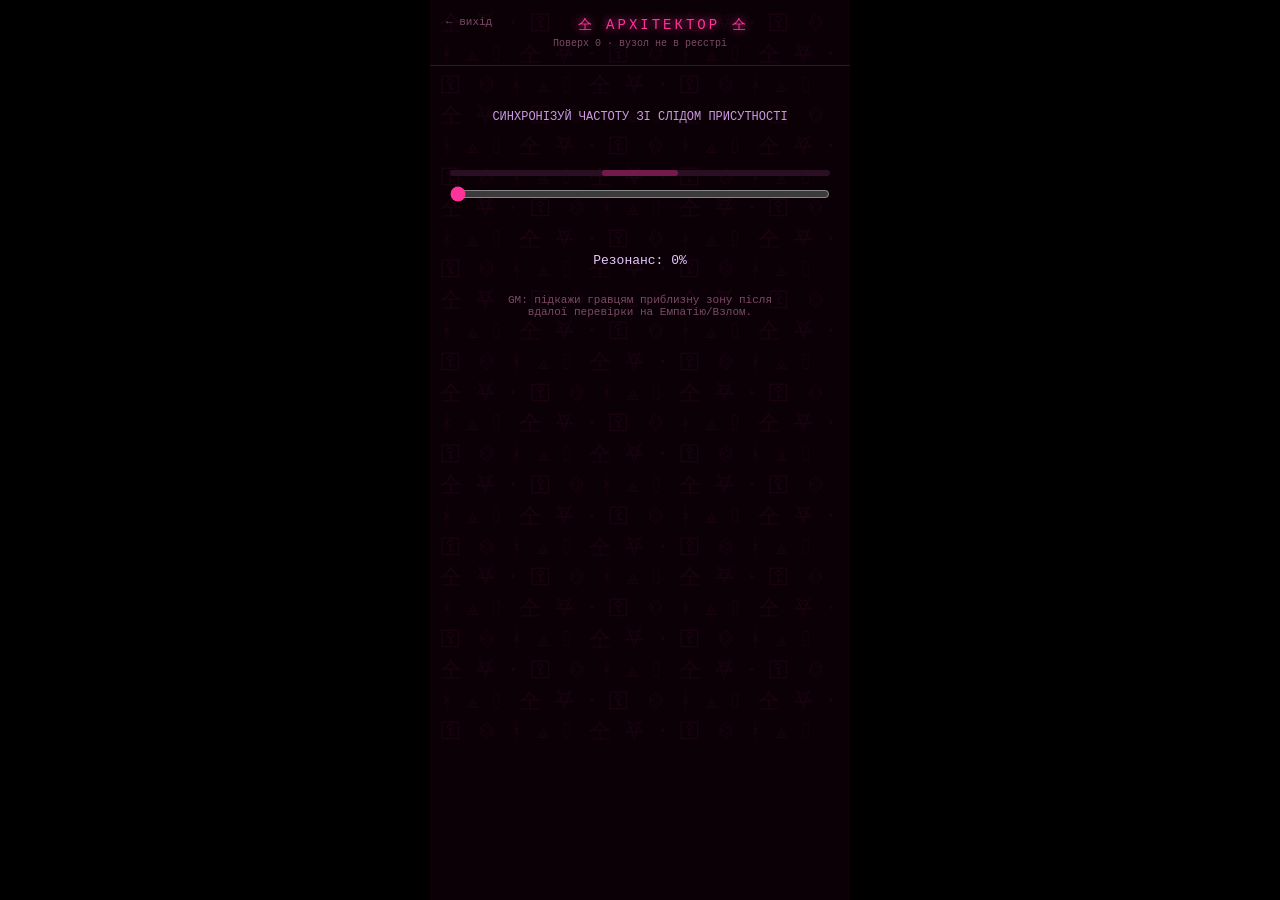
<file: templates/architects-terminal/index.html>
<!doctype html>
<html lang="uk">
<head>
<meta charset="UTF-8">
<meta name="viewport" content="width=device-width, initial-scale=1.0, maximum-scale=1.0, user-scalable=no">
<meta name="theme-color" content="#0a0006">
<title>Термінал архітектора</title>
<style>
  /* EDIT HERE: цільова зона резонансу (0-100) */
  :root { --target-min: 40; --target-max: 60; }

  * { margin:0; padding:0; box-sizing:border-box; -webkit-tap-highlight-color:transparent; }
  html,body { height:100%; background:#000; font-family: "Courier New", monospace; }
  body { display:flex; align-items:center; justify-content:center; }
  .device {
    width:100%; height:100%; max-width:420px; max-height:900px;
    background:#0a0006; color:#e8c8ff; position:relative; overflow:hidden;
    display:flex; flex-direction:column;
  }
  .glyphs {
    position:absolute; inset:0; z-index:1; opacity:0.06; font-size:22px; line-height:1.4;
    padding:10px; overflow:hidden; pointer-events:none; user-select:none;
    color:#ff3399;
  }
  header { padding:16px; border-bottom:1px solid #401030; flex-shrink:0; position:relative; z-index:2; text-align:center; }
  header a { color:#7a4a66; text-decoration:none; font-size:11px; float:left; }
  header .title { font-size:14px; letter-spacing:3px; color:#ff3399; text-shadow:0 0 10px #ff3399; animation: unstable 3s infinite; }
  @keyframes unstable { 0%,92%,100%{ opacity:1; transform:translateX(0); } 94%{ opacity:0.4; transform:translateX(2px); } 96%{ opacity:1; transform:translateX(-2px); } }
  header .sub { font-size:10px; color:#7a4a66; margin-top:4px; }
  main { flex:1; overflow-y:auto; padding:24px 20px; position:relative; z-index:2; }

  /* --- lock: resonance slider --- */
  #lock { display:flex; flex-direction:column; align-items:center; gap:26px; padding-top:20px; }
  .instr { font-size:12px; color:#c99adf; text-align:center; }
  .meter { width:100%; position:relative; padding:20px 0; }
  .track { height:6px; background:#2a0e22; border-radius:3px; position:relative; }
  .target-zone { position:absolute; top:0; height:100%; background:rgba(255,51,153,0.35); border-radius:3px; }
  input[type=range] { width:100%; margin-top:10px; accent-color:#ff3399; }
  #resVal { text-align:center; font-size:13px; color:#e8c8ff; }
  #hint { font-size:11px; color:#7a4a66; text-align:center; max-width:280px; }

  /* --- breach --- */
  #breach { display:none; padding-top:30px; }
  #breach .line { font-size:13px; margin:8px 0; opacity:0; animation: fadeIn 0.2s forwards; color:#ff3399; text-shadow:0 0 6px #ff3399; }
  @keyframes fadeIn { to { opacity:1; } }
  .devicewide-flicker { animation: wideflicker 0.08s steps(1) 6; }
  @keyframes wideflicker { 50% { filter: invert(1); } }

  /* --- content --- */
  #content { display:none; }
  #content h2 { font-size:15px; color:#ff3399; text-shadow:0 0 8px #ff3399; margin-bottom:14px; }
  .entry { font-size:13px; line-height:1.7; margin-bottom:18px; padding-left:12px; border-left:2px solid #401030; }
  .entry .date { font-size:10px; color:#7a4a66; display:block; margin-bottom:4px; }
  .corrupt { color:#ff3399; text-shadow:0 0 6px #ff3399; animation: corruptFlicker 2s infinite; }
  @keyframes corruptFlicker { 0%,85%,100%{ opacity:1; } 87%{ opacity:0.3; } 89%{ opacity:1; } }
</style>
</head>
<body>
<div class="device" id="deviceEl">
  <div class="glyphs" id="glyphs"></div>
  <header>
    <a href="../../index.html">← вихід</a>
    <div class="title">仝 АРХІТЕКТОР 仝</div>
    <div class="sub">Поверх 0 · вузол не в реєстрі</div>
  </header>
  <main>
    <div id="lock">
      <div class="instr">СИНХРОНІЗУЙ ЧАСТОТУ ЗІ СЛІДОМ ПРИСУТНОСТІ</div>
      <div class="meter">
        <div class="track"><div class="target-zone" id="zone"></div></div>
        <input type="range" min="0" max="100" value="0" id="slider">
      </div>
      <div id="resVal">Резонанс: 0%</div>
      <div id="hint">GM: підкажи гравцям приблизну зону після вдалої перевірки на Емпатію/Взлом.</div>
    </div>

    <div id="breach"></div>

    <div id="content">
      <h2>ОСТАННІЙ ЗАПИС</h2>
      <!-- EDIT HERE: фінальний лор -->
      <div class="entry">
        <span class="date">40 років до затоплення поверху 66</span>
        Вони забрали в мене «Веретено» за тиждень до відкриття. Моє ім'я стерли з
        меморіальної таблички. Мій рахунок закрили. Мій пропуск — анулювали.
      </div>
      <div class="entry">
        <span class="date">Останній вхід у систему</span>
        Будівля пам'ятає мене, навіть якщо реєстр — ні. Я — <span class="corrupt">в кожному кабелі</span>,
        <span class="corrupt">в кожному ліфті</span>, <span class="corrupt">в кожній камері</span>.
        Мережа — це я.
      </div>
    </div>
  </main>
</div>

<script>
  // decorative background glyphs
  const glyphChars = "仝 ⛧ 𐤟 ⚿ ⌬ ᚼ ⟁ 𓂀 ";
  document.getElementById('glyphs').textContent = glyphChars.repeat(40);

  const TARGET_MIN = 40, TARGET_MAX = 60; // EDIT: цільова зона
  const zone = document.getElementById('zone');
  zone.style.left = TARGET_MIN + '%';
  zone.style.width = (TARGET_MAX - TARGET_MIN) + '%';

  const slider = document.getElementById('slider');
  const resVal = document.getElementById('resVal');
  let locked = false;

  slider.addEventListener('input', () => {
    const v = Number(slider.value);
    resVal.textContent = 'Резонанс: ' + v + '%';
    if (!locked && v >= TARGET_MIN && v <= TARGET_MAX) {
      locked = true;
      setTimeout(breach, 500);
    }
  });

  function breach() {
    document.getElementById('lock').style.display = 'none';
    const device = document.getElementById('deviceEl');
    device.classList.add('devicewide-flicker');
    const b = document.getElementById('breach');
    b.style.display = 'block';
    const lines = [
      "резонанс вирівняно...",
      "СЛІД ПРИСУТНОСТІ ЗАФІКСОВАНО",
      "хтось вже давно чекав на це з'єднання...",
      "ДОСТУП ВІДКРИТО"
    ];
    lines.forEach((l,i) => {
      setTimeout(()=>{
        const d = document.createElement('div');
        d.className = 'line';
        d.textContent = '> ' + l;
        b.appendChild(d);
      }, 300 + i*600);
    });
    setTimeout(showContent, 300 + lines.length*600 + 400);
  }

  function showContent() {
    document.getElementById('breach').style.display = 'none';
    document.getElementById('content').style.display = 'block';
  }
</script>
</body>
</html>
</file>
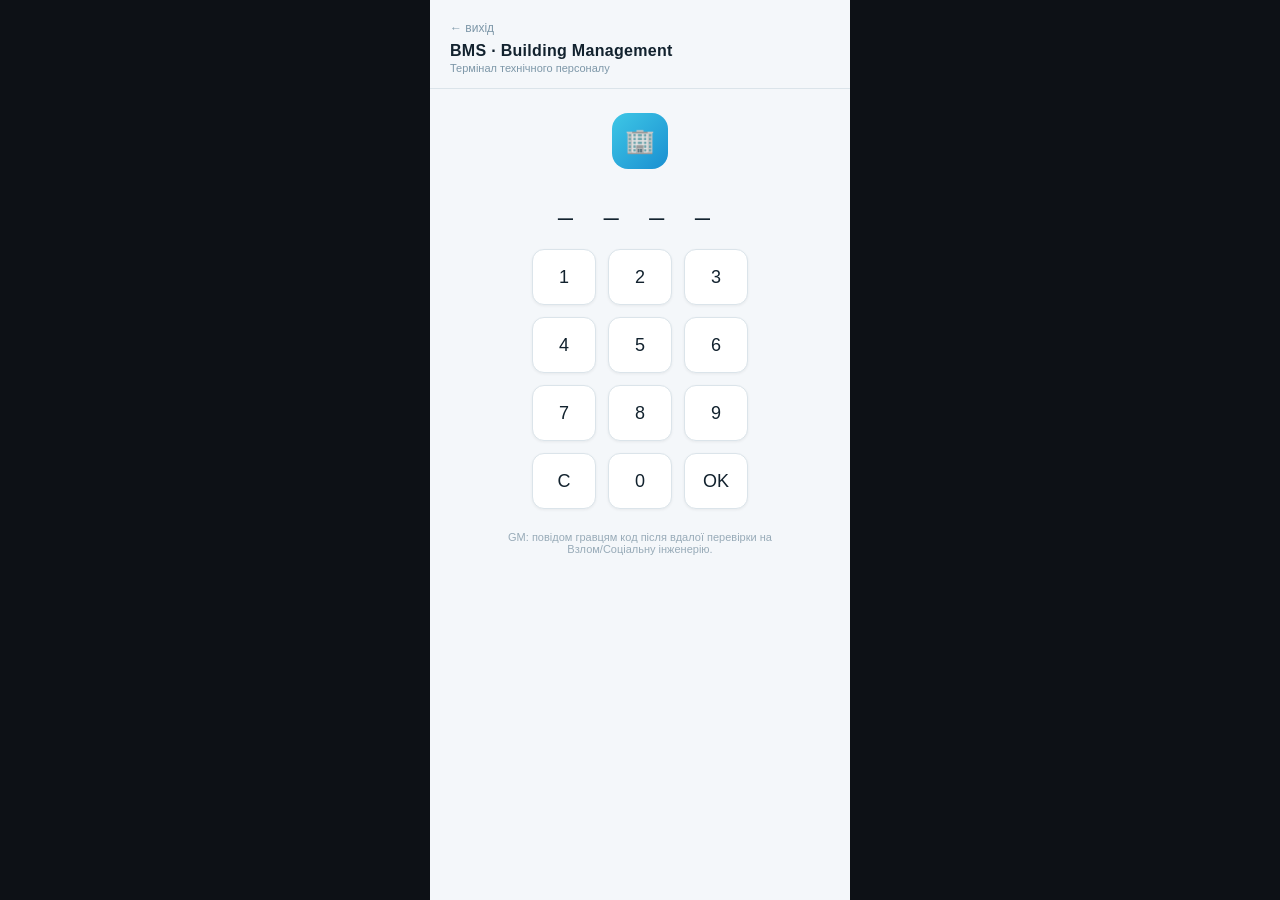
<file: templates/building-management-terminal/index.html>
<!doctype html>
<html lang="uk">
<head>
<meta charset="UTF-8">
<meta name="viewport" content="width=device-width, initial-scale=1.0, maximum-scale=1.0, user-scalable=no">
<meta name="theme-color" content="#f4f7fa">
<title>Термінал управління будівлею</title>
<style>
  /* EDIT HERE: код доступу */
  :root { --code: "0091"; }

  * { margin:0; padding:0; box-sizing:border-box; -webkit-tap-highlight-color:transparent; }
  html,body { height:100%; background:#0d1116; font-family: "Segoe UI", Roboto, sans-serif; }
  body { display:flex; align-items:center; justify-content:center; }
  .device {
    width:100%; height:100%; max-width:420px; max-height:900px;
    background:#f4f7fa; color:#12222e; position:relative; overflow:hidden;
    display:flex; flex-direction:column;
  }
  header { padding:18px 20px 14px; border-bottom:1px solid #dbe4ea; flex-shrink:0; }
  header a { color:#7d97a8; text-decoration:none; font-size:12px; }
  header .title { font-size:16px; font-weight:600; margin-top:6px; letter-spacing:0.3px; }
  header .sub { font-size:11px; color:#7d97a8; margin-top:2px; }
  main { flex:1; overflow-y:auto; padding:24px 20px; }

  /* --- lock --- */
  #lock { display:flex; flex-direction:column; align-items:center; gap:22px; }
  .badge { width:56px; height:56px; border-radius:16px; background:linear-gradient(135deg,#3ec7e6,#1a8fd1); display:flex; align-items:center; justify-content:center; font-size:24px; color:#fff; }
  #display { font-size:26px; letter-spacing:12px; font-weight:300; color:#12222e; min-height:36px; }
  #display.err { color:#d13a3a; animation: shake 0.3s; }
  @keyframes shake { 0%,100%{transform:translateX(0);} 25%{transform:translateX(-8px);} 75%{transform:translateX(8px);} }
  .keypad { display:grid; grid-template-columns:repeat(3,64px); gap:12px; }
  .keypad button {
    width:64px; height:56px; background:#fff; border:1px solid #dbe4ea; color:#12222e;
    font-family:inherit; font-size:18px; border-radius:12px; box-shadow:0 1px 3px rgba(0,0,0,0.06);
  }
  .keypad button:active { background:#eaf5fb; }
  #hint { font-size:11px; color:#98abb8; text-align:center; max-width:280px; }

  /* --- breach --- */
  #breach { display:none; padding-top:30px; text-align:center; }
  #breach .status { font-size:13px; color:#1a8fd1; margin-bottom:16px; }
  .bar { height:6px; border-radius:3px; background:#dbe4ea; overflow:hidden; }
  .bar-fill { height:100%; width:0%; background:linear-gradient(90deg,#3ec7e6,#1a8fd1); transition:width 1.6s ease; }

  /* --- content --- */
  #content { display:none; }
  #content h2 { font-size:15px; font-weight:600; margin-bottom:12px; }
  .tenant { display:flex; justify-content:space-between; padding:10px 0; border-bottom:1px solid #eef2f5; font-size:13px; }
  .tenant .floor { color:#98abb8; }
  .memo { margin-top:18px; background:#fff3f0; border:1px solid #f3c9bf; border-radius:10px; padding:14px; font-size:12px; line-height:1.6; color:#7a2f22; }
  .memo b { display:block; margin-bottom:6px; color:#c1442b; }
</style>
</head>
<body>
<div class="device">
  <header>
    <a href="../../index.html">← вихід</a>
    <div class="title">BMS · Building Management</div>
    <div class="sub">Термінал технічного персоналу</div>
  </header>
  <main>
    <div id="lock">
      <div class="badge">🏢</div>
      <div id="display">____</div>
      <div class="keypad" id="keypad"></div>
      <div id="hint">GM: повідом гравцям код після вдалої перевірки на Взлом/Соціальну інженерію.</div>
    </div>

    <div id="breach"></div>

    <div id="content">
      <h2>Реєстр орендарів</h2>
      <!-- EDIT HERE: список орендарів -->
      <div class="tenant"><span>Kowalski Architectural</span><span class="floor">пов. 0</span></div>
      <div class="tenant"><span>Veyra Biotech</span><span class="floor">пов. 41</span></div>
      <div class="tenant"><span>Sable & Finch Law</span><span class="floor">пов. 58</span></div>
      <div class="tenant"><span>Orion Data Systems</span><span class="floor">пов. 66</span></div>
      <div class="memo">
        <b>СЛУЖБОВА ЗАПИСКА</b>
        Головний архітектор проєкту «Веретено» вважається зниклим безвісти від дня здачі
        будівлі в експлуатацію. Договір оренди поверху 0 досі активний і щомісяця
        автоматично поновлюється.
      </div>
    </div>
  </main>
</div>

<script>
  const CODE = "0091"; // EDIT: код доступу
  let entered = "";

  const display = document.getElementById('display');
  const keypad = document.getElementById('keypad');
  const keys = ["1","2","3","4","5","6","7","8","9","C","0","OK"];
  keys.forEach(k => {
    const b = document.createElement('button');
    b.textContent = k;
    b.onclick = () => handleKey(k);
    keypad.appendChild(b);
  });

  function renderDisplay() {
    display.textContent = (entered + "____").slice(0,4).split("").join(" ");
  }
  renderDisplay();

  function handleKey(k) {
    if (k === "C") { entered = ""; renderDisplay(); return; }
    if (k === "OK") {
      if (entered === CODE) { breach(); }
      else {
        display.classList.add('err');
        setTimeout(()=>{ display.classList.remove('err'); entered=""; renderDisplay(); }, 400);
      }
      return;
    }
    if (entered.length < 4) { entered += k; renderDisplay(); }
  }

  function breach() {
    document.getElementById('lock').style.display = 'none';
    const b = document.getElementById('breach');
    b.style.display = 'block';
    b.innerHTML = `<div class="status">Автентифікація...</div><div class="bar"><div class="bar-fill" id="fill"></div></div>`;
    setTimeout(()=>{ document.getElementById('fill').style.width = '100%'; }, 50);
    setTimeout(showContent, 1700);
  }

  function showContent() {
    document.getElementById('breach').style.display = 'none';
    document.getElementById('content').style.display = 'block';
  }
</script>
</body>
</html>
</file>
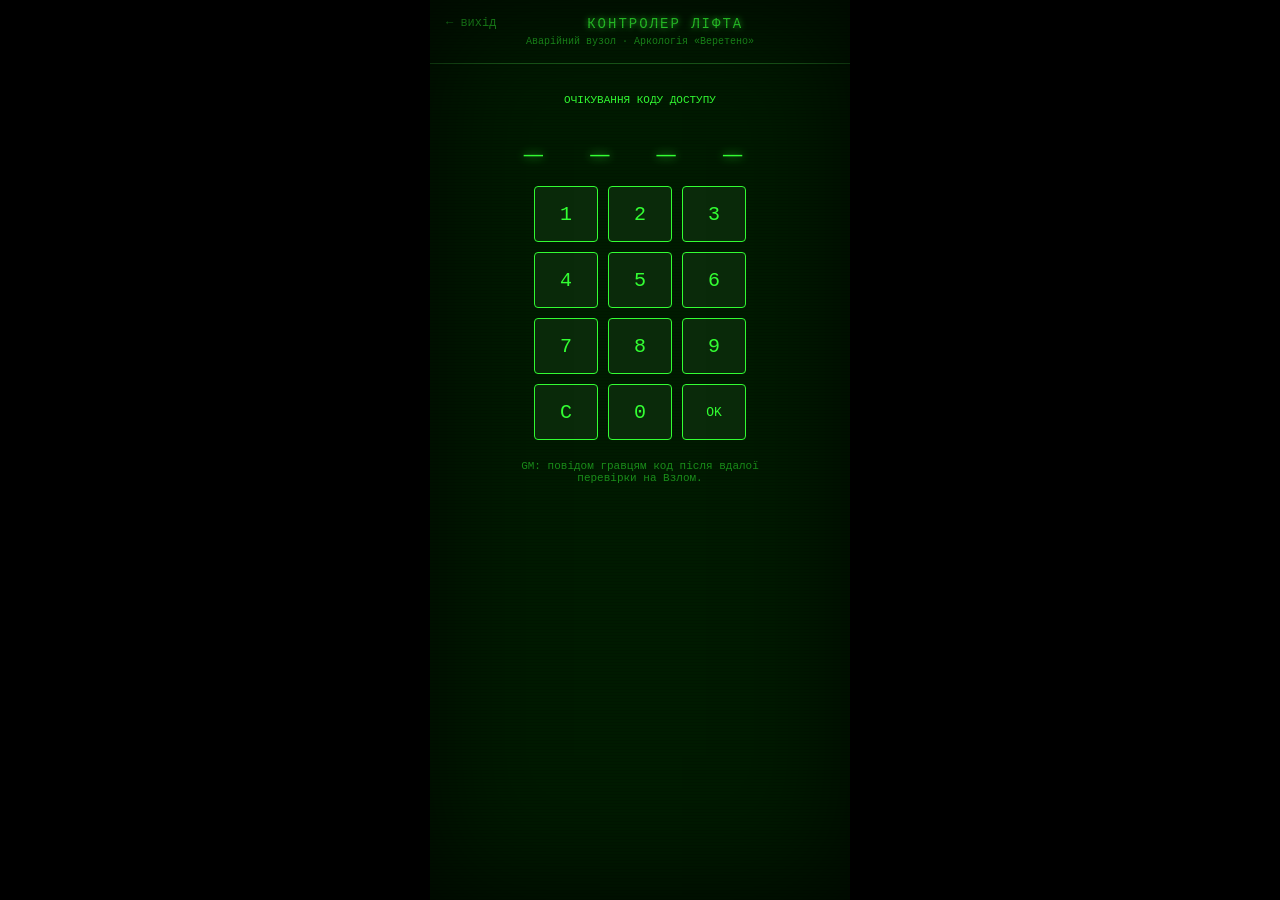
<file: templates/elevator-control/index.html>
<!doctype html>
<html lang="uk">
<head>
<meta charset="UTF-8">
<meta name="viewport" content="width=device-width, initial-scale=1.0, maximum-scale=1.0, user-scalable=no">
<meta name="theme-color" content="#001a00">
<title>Панель ліфта</title>
<style>
  /* EDIT HERE: код доступу до ліфтового контролера */
  :root { --code: "7734"; }

  * { margin:0; padding:0; box-sizing:border-box; -webkit-tap-highlight-color:transparent; }
  html,body { height:100%; background:#000; font-family: "Courier New", monospace; }
  body { display:flex; align-items:center; justify-content:center; }
  .device {
    width:100%; height:100%; max-width:420px; max-height:900px;
    background:#001a00; color:#33ff33; position:relative; overflow:hidden;
    display:flex; flex-direction:column;
  }
  .device::after {
    content:""; position:absolute; inset:0; pointer-events:none;
    background: repeating-linear-gradient(rgba(0,0,0,0) 0px, rgba(0,0,0,0) 2px, rgba(0,0,0,0.25) 3px);
    mix-blend-mode:multiply;
  }
  .device::before {
    content:""; position:absolute; inset:0; pointer-events:none; z-index:5;
    box-shadow: inset 0 0 120px rgba(0,0,0,0.8);
  }
  header { padding:16px; border-bottom:1px solid #1a5c1a; text-align:center; flex-shrink:0; }
  header a { color:#33ff33; text-decoration:none; font-size:12px; float:left; opacity:0.7; }
  header .title { font-size:14px; letter-spacing:2px; text-shadow:0 0 6px #33ff33; }
  header .sub { font-size:10px; opacity:0.6; margin-top:4px; }
  main { flex:1; overflow-y:auto; padding:20px; position:relative; z-index:2; }

  /* --- lock screen --- */
  #lock { display:flex; flex-direction:column; align-items:center; gap:20px; padding-top:10px; }
  .blink { animation: blink 1.4s steps(2) infinite; }
  @keyframes blink { 50% { opacity:0.2; } }
  #display { font-size:32px; letter-spacing:14px; text-shadow:0 0 10px #33ff33; min-height:40px; }
  #display.err { color:#ff3333; text-shadow:0 0 10px #ff3333; animation: shake 0.3s; }
  @keyframes shake { 0%,100%{transform:translateX(0);} 25%{transform:translateX(-8px);} 75%{transform:translateX(8px);} }
  .keypad { display:grid; grid-template-columns:repeat(3,64px); gap:10px; }
  .keypad button {
    width:64px; height:56px; background:#0a2a0a; border:1px solid #33ff33; color:#33ff33;
    font-family:inherit; font-size:20px; border-radius:4px; cursor:pointer;
  }
  .keypad button:active { background:#1a5c1a; }
  .keypad button.wide { grid-column: span 1; font-size:13px; }
  #hint { font-size:11px; opacity:0.5; text-align:center; max-width:280px; }

  /* --- breach animation --- */
  #breach { display:none; padding-top:40px; }
  #breach .line { font-size:13px; margin:6px 0; opacity:0; animation: fadeIn 0.2s forwards; }
  @keyframes fadeIn { to { opacity:1; } }
  .bar { height:10px; border:1px solid #33ff33; margin-top:16px; }
  .bar-fill { height:100%; width:0%; background:#33ff33; transition:width 2s linear; }

  /* --- content --- */
  #content { display:none; }
  #content h2 { font-size:16px; margin-bottom:10px; text-shadow:0 0 6px #33ff33; }
  .floor-list { display:grid; grid-template-columns:repeat(4,1fr); gap:6px; margin-bottom:20px; }
  .floor-list div { border:1px solid #1a5c1a; text-align:center; padding:8px 2px; font-size:12px; }
  .floor-list .locked { color:#ff3333; border-color:#ff3333; text-shadow:0 0 6px #ff3333; }
  .floor-list .locked.glitch { animation: glitchText 1.8s infinite; }
  @keyframes glitchText { 0%,90%,100%{ opacity:1; } 92%{ opacity:0.3; transform:translateX(2px); } 94%{ opacity:1; transform:translateX(-2px); } }
  .log { font-size:11px; line-height:1.6; border-top:1px dashed #1a5c1a; padding-top:10px; white-space:pre-wrap; }
  .log .rep { opacity:0.6; }
</style>
</head>
<body>
<div class="device">
  <header>
    <a href="../../index.html">← вихід</a>
    <div class="title">КОНТРОЛЕР ЛІФТА</div>
    <div class="sub">Аварійний вузол · Аркологія «Веретено»</div>
  </header>
  <main>
    <div id="lock">
      <div class="blink" style="font-size:11px;">ОЧІКУВАННЯ КОДУ ДОСТУПУ</div>
      <div id="display">____</div>
      <div class="keypad" id="keypad"></div>
      <div id="hint">GM: повідом гравцям код після вдалої перевірки на Взлом.</div>
    </div>

    <div id="breach"></div>

    <div id="content">
      <h2>ДИРЕКТОРІЯ ПОВЕРХІВ</h2>
      <div class="floor-list" id="floors"></div>
      <div class="log" id="syslog"></div>
    </div>
  </main>
</div>

<script>
  const CODE = "7734"; // EDIT: код доступу
  let entered = "";

  const display = document.getElementById('display');
  const keypad = document.getElementById('keypad');
  const keys = ["1","2","3","4","5","6","7","8","9","C","0","OK"];
  keys.forEach(k => {
    const b = document.createElement('button');
    b.textContent = k;
    if (k === "OK") b.classList.add('wide');
    b.onclick = () => handleKey(k);
    keypad.appendChild(b);
  });

  function renderDisplay() {
    display.textContent = (entered + "____").slice(0,4).split("").join(" ");
  }
  renderDisplay();

  function handleKey(k) {
    if (k === "C") { entered = ""; renderDisplay(); return; }
    if (k === "OK") {
      if (entered === CODE) { breach(); }
      else {
        display.classList.add('err');
        setTimeout(()=>{ display.classList.remove('err'); entered=""; renderDisplay(); }, 400);
      }
      return;
    }
    if (entered.length < 4) { entered += k; renderDisplay(); }
  }

  function breach() {
    document.getElementById('lock').style.display = 'none';
    const b = document.getElementById('breach');
    b.style.display = 'block';
    const lines = [
      "з'єднання з контролером ліфта...",
      "обхід протоколу безпеки...",
      "синхронізація з мережею будівлі...",
      "ДОСТУП ДОЗВОЛЕНО"
    ];
    b.innerHTML = `<div class="bar"><div class="bar-fill" id="fill"></div></div>`;
    setTimeout(()=>{ document.getElementById('fill').style.width = '100%'; }, 50);
    lines.forEach((l,i) => {
      setTimeout(()=>{
        const d = document.createElement('div');
        d.className = 'line';
        d.textContent = '> ' + l;
        b.appendChild(d);
      }, 400 + i*500);
    });
    setTimeout(showContent, 400 + lines.length*500 + 400);
  }

  function showContent() {
    document.getElementById('breach').style.display = 'none';
    document.getElementById('content').style.display = 'block';

    const floors = document.getElementById('floors');
    const list = [];
    for (let i=99;i>=1;i--) list.push(i);
    list.push('B1','B2','B3');
    list.slice(0,20).forEach(f => {
      const d = document.createElement('div');
      d.textContent = f;
      floors.appendChild(d);
    });
    const locked = document.createElement('div');
    locked.className = 'locked glitch';
    locked.textContent = '0 · АРХІТЕКТОР';
    floors.appendChild(locked);

    // EDIT HERE: журнал викликів ліфта — підказка про поверх 0
    document.getElementById('syslog').textContent =
`ЛОГ СИСТЕМИ:
12:03 виклик ліфта → поверх 66
12:04 виклик ліфта → поверх 66
12:04 виклик ліфта → поверх 66
12:04 виклик ліфта → поверх 66
...
[ПОМИЛКА ЗАПИСУ] поверх «0» не існує в реєстрі будівлі`;
  }
</script>
</body>
</html>
</file>
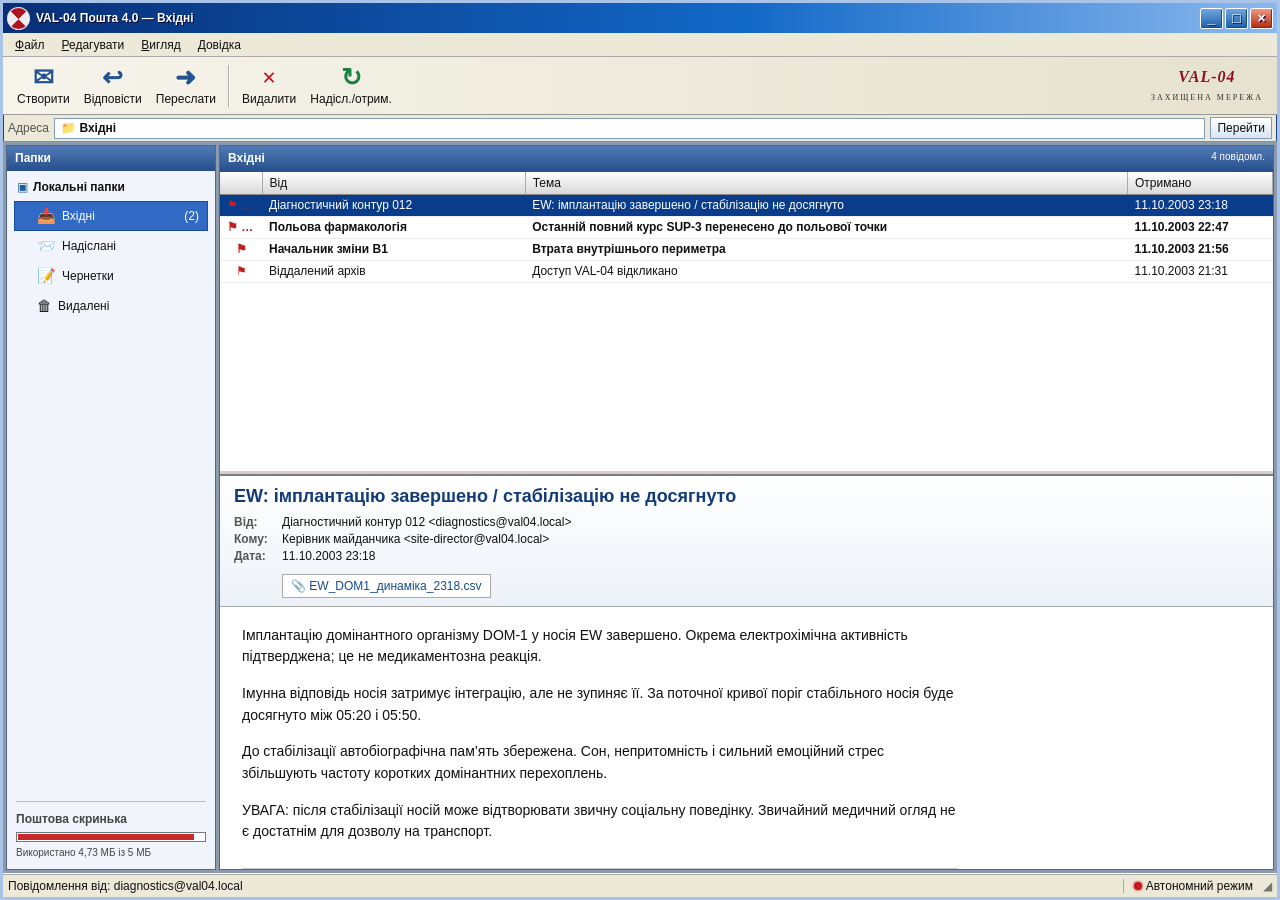
<file: templates/email-client/index.html>
<!doctype html>
<html lang="uk">
<head>
  <meta charset="utf-8">
  <meta name="viewport" content="width=device-width, initial-scale=1">
  <meta name="theme-color" content="#153f85">
  <title>VAL-04 Пошта 4.0</title>
  <link rel="stylesheet" href="styles.css">
</head>
<body>
  <div class="noise" aria-hidden="true"></div>
  <main class="window">
    <header class="titlebar">
      <div class="brand-mark" aria-hidden="true"><span></span><span></span><span></span><span></span></div>
      <span class="window-title">VAL-04 Пошта 4.0 — Вхідні</span>
      <div class="window-controls" aria-hidden="true"><span>_</span><span>□</span><span>×</span></div>
    </header>

    <nav class="menubar" aria-label="Головне меню">
      <a href="../../index.html"><u>Ф</u>айл</a><button><u>Р</u>едагувати</button><button><u>В</u>игляд</button><button><u>Д</u>овідка</button>
    </nav>

    <div class="toolbar" aria-label="Панель інструментів">
      <button class="tool" data-action="offline"><span class="tool-icon compose">✉</span><span>Створити</span></button>
      <button class="tool" data-action="offline"><span class="tool-icon reply">↩</span><span>Відповісти</span></button>
      <button class="tool" data-action="offline"><span class="tool-icon forward">➜</span><span>Переслати</span></button>
      <span class="separator"></span>
      <button class="tool" data-action="delete"><span class="tool-icon delete">×</span><span>Видалити</span></button>
      <button class="tool" data-action="offline"><span class="tool-icon sync">↻</span><span>Надісл./отрим.</span></button>
      <span class="toolbar-logo">VAL-04<br><small>ЗАХИЩЕНА МЕРЕЖА</small></span>
    </div>

    <div class="addressbar"><button class="folder-toggle" id="folder-toggle" type="button" aria-controls="folder-pane" aria-expanded="false">Папки</button><span>Адреса</span><div>📁 <b id="address-label">Вхідні</b></div><button>Перейти</button></div>

    <section class="workspace">
      <aside class="folders" id="folder-pane">
        <div class="pane-heading">Папки</div>
        <div class="account"><span class="computer">▣</span><strong>Локальні папки</strong></div>
        <nav id="folder-list" aria-label="Поштові папки"></nav>
        <div class="quota">
          <b>Поштова скринька</b>
          <div class="meter"><span></span></div>
          <small>Використано 4,73 МБ із 5 МБ</small>
        </div>
      </aside>

      <section class="mail-area">
        <div class="inbox-heading"><span id="folder-title">Вхідні</span><small id="message-total"></small></div>
        <div class="message-list-wrap">
          <table class="message-list">
            <thead><tr><th class="state-col"></th><th>Від</th><th>Тема</th><th>Отримано</th></tr></thead>
            <tbody id="message-list"></tbody>
          </table>
        </div>

        <article class="reader" id="reader" aria-live="polite">
          <div class="reader-empty">Оберіть повідомлення, щоб прочитати його.</div>
        </article>
      </section>
    </section>

    <footer class="statusbar"><span id="status-text">Готово</span><span class="connection"><i></i> Автономний режим</span><span class="grip">◢</span></footer>
  </main>

  <div class="modal" id="offline-modal" hidden>
    <div class="dialog" role="dialog" aria-modal="true" aria-labelledby="dialog-title">
      <div class="dialog-title"><span id="dialog-title">VAL-04 Пошта</span><button data-close>×</button></div>
      <div class="dialog-body"><span class="warning">!</span><div><b>Немає зв'язку із сервером.</b><p>Перевірте мережевий кабель або зверніться до системного адміністратора.</p></div></div>
      <div class="dialog-actions"><button data-close autofocus>OK</button></div>
    </div>
  </div>

  <script src="messages.js?v=r17-mobile-folders-2"></script>
  <script src="app.js?v=r17-mobile-folders-2"></script>
</body>
</html>
</file>
<file: email-client/styles.css>
:root { --navy:#133b7a; --blue:#24569a; --line:#8192aa; --paper:#fff; --panel:#eef3fa; --chrome:#ece9d8; --selected:#0a3c8c; }
* { box-sizing:border-box; }
html,body { min-height:100%; margin:0; }
body { background:#174c89; color:#111; font:12px Tahoma, Verdana, Arial, sans-serif; overflow:hidden; }
button,a { font:inherit; }
button { color:#111; }
.noise { position:fixed; inset:0; pointer-events:none; opacity:.08; background-image:repeating-linear-gradient(0deg,transparent 0,transparent 2px,#fff 3px); }
.window { position:relative; width:100vw; height:100vh; min-width:680px; min-height:480px; display:flex; flex-direction:column; background:var(--chrome); border:3px solid #aac4e9; box-shadow:inset 0 0 0 1px #15428b; }
.titlebar { height:30px; flex:none; display:flex; align-items:center; padding:3px 4px; color:#fff; background:linear-gradient(90deg,#082f77 0,#1268c7 58%,#8bb9ee 100%); font-weight:bold; text-shadow:1px 1px #003; }
.brand-mark { width:23px; height:23px; margin-right:6px; display:grid; grid-template-columns:1fr 1fr; transform:rotate(45deg); overflow:hidden; border-radius:50%; background:#fff; border:1px solid #ddd; }
.brand-mark span:nth-child(1),.brand-mark span:nth-child(4){background:#ad1320}.brand-mark span:nth-child(2),.brand-mark span:nth-child(3){background:#eee}
.window-title { flex:1; }
.window-controls { display:flex; gap:2px; }
.window-controls span { display:grid; place-items:center; width:23px; height:21px; border:1px solid #fff; border-radius:2px; background:linear-gradient(#72a7df,#1c5ea8); box-shadow:inset -1px -1px #174982; font:bold 14px Arial; }
.window-controls span:last-child { background:linear-gradient(#e79a83,#b52a11); }
.menubar { height:24px; display:flex; align-items:center; gap:3px; padding:0 5px; border-bottom:1px solid #aaa; background:var(--chrome); }
.menubar button,.menubar a { border:0; background:transparent; padding:3px 7px; color:#111; text-decoration:none; }
.menubar button:hover,.menubar a:hover { background:#1f5ba5; color:#fff; }
.toolbar { min-height:58px; display:flex; align-items:center; padding:3px 7px; border-bottom:1px solid #999; background:linear-gradient(90deg,#f6f4eb,#e6e2cf); }
.tool { min-width:58px; height:50px; display:flex; flex-direction:column; align-items:center; justify-content:center; gap:2px; border:1px solid transparent; background:transparent; }
.tool:hover { border-color:#b4a86a; background:#fff7d3; }
.tool-icon { font:bold 25px Georgia; line-height:24px; color:#245390; text-shadow:1px 1px #fff; }
.tool-icon.delete { color:#c01818; }.tool-icon.sync{color:#19823d}.separator{height:42px;border-left:1px solid #aaa;border-right:1px solid #fff;margin:0 5px}
.toolbar-logo { margin-left:auto; width:126px; color:#8b111d; font:bold italic 16px Georgia; text-align:center; letter-spacing:1px; }.toolbar-logo small{font:8px Tahoma;color:#333;letter-spacing:2px}
.addressbar { height:27px; flex:none; display:flex; gap:5px; align-items:center; padding:2px 5px; border-bottom:1px solid #8490a0; }
.folder-toggle { display:none; height:22px; border:1px solid #7f9db9; background:linear-gradient(#fff,#d9e5f2); }
.addressbar>span { color:#555; }.addressbar>div { flex:1; height:21px; padding:2px 6px; background:#fff; border:1px solid #7f9db9; }.addressbar button{height:22px;border:1px solid #7f9db9;background:linear-gradient(#fff,#d9e5f2)}
.workspace { min-height:0; flex:1; display:grid; grid-template-columns:210px 1fr; gap:3px; padding:3px; background:#8b9bad; }
.folders,.mail-area { min-height:0; background:#fff; border:1px solid #526783; }
.folders { position:relative; display:flex; flex-direction:column; background:#f1f5fb; }
.pane-heading,.inbox-heading { min-height:25px; padding:5px 8px; color:#fff; background:linear-gradient(#527cb8,#244d89); font-weight:bold; }
.account { padding:9px 10px 5px; }.computer{color:#1b5c9d;margin-right:5px}
#folder-list { padding:2px 7px; }
.folder { width:100%; display:flex; align-items:center; gap:6px; padding:5px 8px 5px 22px; border:1px solid transparent; background:transparent; text-align:left; }
.folder:hover { background:#dbe8f8; }.folder.active{color:#fff;background:#316ac5;border-color:#174b9b}.folder .count{margin-left:auto}.folder-icon{font-size:15px}
.quota { margin:auto 9px 10px; padding-top:10px; border-top:1px solid #bbb; color:#444; }.meter{height:10px;margin:6px 0 3px;border:1px solid #777;background:#fff;padding:1px}.meter span{display:block;width:94.6%;height:100%;background:#c82929}
.mail-area { display:grid; grid-template-rows:26px minmax(140px,42%) minmax(160px,1fr); }
.inbox-heading { display:flex; justify-content:space-between; }.inbox-heading small{font-weight:normal}
.message-list-wrap { overflow:auto; border-bottom:5px ridge #d4d0c8; background:#fff; }
.message-list { width:100%; border-collapse:collapse; table-layout:fixed; font-size:12px; }
.message-list th { position:sticky; top:0; z-index:2; height:22px; padding:3px 7px; border-right:1px solid #aaa; border-bottom:1px solid #888; background:linear-gradient(#fff,#d8d8d8); text-align:left; font-weight:normal; }
.message-list th:nth-child(2){width:25%}.message-list th:nth-child(3){width:auto}.message-list th:nth-child(4){width:145px}.message-list .state-col{width:42px}
.message-list td { height:22px; padding:3px 7px; overflow:hidden; white-space:nowrap; text-overflow:ellipsis; border-bottom:1px solid #eee; }
.message-list tr { cursor:default; }.message-list tr:hover{background:#e8f1ff}.message-list tr.selected{background:var(--selected);color:#fff}.message-list tr.unread{font-weight:bold}.state-icons{color:#c02020;text-align:center}
.reader { min-height:0; overflow:auto; background:#fff; }
.reader-empty { display:grid; place-items:center; height:100%; color:#777; }
.message-head { padding:10px 14px 8px; border-bottom:1px solid #aaa; background:linear-gradient(#fff,#edf2f8); }
.message-subject { margin:0 0 8px; color:#133b7a; font-size:18px; }.header-row{display:flex;margin:3px 0}.header-row b{width:48px;color:#555}.attachment{display:inline-block;margin:8px 0 0 48px;padding:4px 8px;border:1px solid #aaa;background:#fff;color:#174d8c}
.message-body { max-width:760px; padding:18px 22px; font:14px/1.55 Arial,sans-serif; }.message-body p{margin:0 0 15px}.security-note{margin-top:25px;padding-top:8px;border-top:1px solid #ccc;color:#777;font:10px Tahoma}
.statusbar { height:24px; flex:none; display:flex; align-items:center; padding:2px 5px; gap:10px; border-top:1px solid #fff; background:var(--chrome); box-shadow:inset 0 1px #aaa; }.statusbar>span:first-child{flex:1}.connection{border-left:1px solid #aaa;padding-left:10px}.connection i{display:inline-block;width:8px;height:8px;border-radius:50%;background:#c71919;box-shadow:0 0 3px #b00}.grip{color:#777}
.modal[hidden]{display:none}.modal{position:fixed;inset:0;display:grid;place-items:center;background:rgba(0,0,0,.18);z-index:10}.dialog{width:380px;border:3px solid #1756a0;border-radius:6px 6px 2px 2px;background:var(--chrome);box-shadow:6px 8px 18px #0008}.dialog-title{display:flex;justify-content:space-between;padding:4px 5px;color:#fff;font-weight:bold;background:linear-gradient(90deg,#0b3c88,#6aa5e0)}.dialog-title button{width:22px;color:#fff;border:1px solid #fff;background:#be3b25}.dialog-body{display:flex;gap:15px;align-items:flex-start;padding:22px}.dialog-body p{margin:6px 0}.warning{display:grid;place-items:center;flex:none;width:34px;height:34px;border-radius:50%;color:#fff;background:#e0a000;font:bold 26px Arial}.dialog-actions{text-align:right;padding:0 15px 12px}.dialog-actions button{min-width:75px;padding:3px}
@media(max-width:700px){body{overflow:auto}.window{min-width:0;height:100dvh;min-height:520px}.workspace{grid-template-columns:1fr}.folders{display:none}.folders.mobile-open{display:flex;position:fixed;z-index:20;top:8px;left:8px;bottom:8px;width:min(280px,calc(100vw - 16px));box-shadow:5px 6px 18px #0008}.folder-toggle{display:block}.toolbar-logo,.menubar{display:none}.toolbar{min-height:48px}.tool{min-width:50px;height:42px;font-size:10px}.tool-icon{font-size:20px}.mail-area{grid-template-rows:26px minmax(165px,43%) minmax(180px,1fr)}.message-list th:nth-child(2){width:34%}.message-list th:nth-child(4),.message-list td:nth-child(4){display:none}.message-list .state-col{width:32px}.addressbar{font-size:11px}.message-head{padding:8px}.message-subject{font-size:16px}.message-body{padding:14px}.window-controls span{width:20px}.dialog{width:calc(100% - 28px)}}
</file>
<file: palmos-launcher/styles.css>
:root{--lcd:#f4f0dc;--lcd2:#ddd9bd;--ink:#171711;--blue:#174c9a;--bar:#264d82;--line:#777568}
*{box-sizing:border-box}html,body{min-height:100%;margin:0}button{font:inherit;color:inherit}body{display:grid;place-items:center;padding:20px;background:radial-gradient(ellipse at 50% 25%,#555b5e,#111416 72%);font:12px Arial,Helvetica,sans-serif;color:var(--ink)}
.phone{position:relative;width:360px;min-height:690px;padding:24px 34px 20px;border:1px solid #6b6d6b;border-radius:34px 34px 48px 48px;background:linear-gradient(100deg,#7b7d7b 0,#d7d8d3 9%,#aaaead 45%,#e2e2dd 77%,#777977 100%);box-shadow:inset 5px 0 7px #fff7,inset -5px 0 8px #3338,0 28px 70px #000b}.phone:before{content:"";position:absolute;inset:7px;border:1px solid #eee8;border-radius:28px 28px 42px 42px;pointer-events:none}.phone:after{content:"";position:absolute;top:10px;right:19px;width:6px;height:11px;border-radius:4px;background:#313330;box-shadow:inset 1px 1px 2px #000}.brand{height:36px;display:flex;align-items:end;padding:0 5px 5px;color:#3a3b39}.brand b{font:bold italic 25px Arial;letter-spacing:-2px}.brand span{margin:0 0 3px 7px;font:bold 9px Arial;color:#555}
.screen{position:relative;height:350px;display:grid;grid-template-rows:1fr 24px;overflow:hidden;border:5px solid #555a58;border-radius:3px;background:var(--lcd);box-shadow:0 0 0 2px #292c2b,0 0 0 4px #d8d9d4,inset 0 0 16px #948}.app-view{min-height:0;overflow:auto;background:linear-gradient(135deg,var(--lcd),var(--lcd2));scrollbar-width:thin}.softkeys{display:grid;grid-template-columns:34px 1fr 54px;align-items:center;border-top:1px solid #4e4d46;background:#d5d1b9}.softkeys button{height:100%;border:0;border-right:1px solid #817f72;background:linear-gradient(#ece8d1,#c5c0a6);font:bold 11px Arial}.softkeys button:last-child{border-right:0;border-left:1px solid #817f72}.softkeys span{text-align:center;font:bold 11px Arial;overflow:hidden;text-overflow:ellipsis;white-space:nowrap}
.home{height:100%}.home-banner{height:25px;display:flex;align-items:center;padding:0 7px;color:#fff;background:linear-gradient(#426fa9,#173f76);border-bottom:1px solid #0a2851}.home-time{font:bold 12px Arial}.home-date{flex:1;text-align:right;font-size:9px}.grid{display:grid;grid-template-columns:repeat(3,1fr);align-content:start;gap:10px 5px;padding:13px 7px}.app-icon{min-width:0;padding:2px;border:1px solid transparent;background:transparent;text-align:center}.app-icon:hover,.app-icon:focus{outline:1px dotted #111;background:#fff5}.glyph{display:grid;place-items:center;width:42px;height:38px;margin:0 auto 3px;border:1px solid #46463d;border-radius:5px;background:linear-gradient(135deg,#fff 0,#dad5ad 58%,#9b967a 100%);box-shadow:1px 1px 0 #fff,2px 2px 0 #777;color:#164b98;font:bold 23px Arial}.app-icon span:last-child{display:block;overflow:hidden;text-overflow:ellipsis;font:bold 10px Arial}.mail-glyph{color:#bd7b00}.maps-glyph{color:#387d31}.call-glyph{color:#8a3a28}.disabled{filter:grayscale(.8);opacity:.65}
.list-title{padding:5px 7px;color:#fff;background:linear-gradient(#426fa9,#173f76);font-weight:bold}.mail-list{margin:0;padding:0;list-style:none}.mail-row{display:grid;grid-template-columns:20px 1fr auto;gap:3px;width:100%;padding:7px 5px;border:0;border-bottom:1px solid #aaa58d;background:transparent;text-align:left}.mail-row:hover,.mail-row:focus{outline:0;color:#fff;background:#174c9a}.mail-row.unread{font-weight:bold}.envelope{font-size:14px;color:#a66e00}.mail-main{min-width:0}.mail-from,.mail-subject{display:block;overflow:hidden;text-overflow:ellipsis;white-space:nowrap}.mail-subject{font-size:10px;font-weight:normal}.mail-time{font-size:9px}.reader-head{padding:6px;border-bottom:1px solid var(--line);background:#ebe7d0}.reader-head h1{margin:0 0 5px;font-size:14px}.reader-meta{font-size:9px;line-height:1.4}.reader-body{padding:9px;font:11px/1.45 Arial;background:#f6f2dd;min-height:100%}.reader-body p{margin:0 0 10px}.dialog-view{height:100%;display:grid;place-items:center;padding:18px}.dialog-box{width:100%;padding:12px;border:2px solid #222;background:#f5f1dc;box-shadow:2px 2px #777;text-align:center}.dialog-icon{font-size:27px;color:#9c7400}.dialog-box h2{margin:5px;font-size:13px}.dialog-box p{margin:5px 0;font-size:10px}
.lock-screen{height:100%;padding:10px 17px;text-align:left;background:#eeead5}.lock-title{margin:-10px -17px 12px;padding:5px 7px;color:#fff;background:linear-gradient(#426fa9,#173f76);font-weight:bold}.lock-icon{text-align:center;font-size:35px;color:#234e83}.lock-screen p{margin:7px 0 13px;text-align:center}.lock-screen label{display:block;font-weight:bold}.lock-screen input{width:100%;height:24px;margin:3px 0 4px;border:1px solid #333;background:#fffde8;font:15px monospace}.lock-screen>button{display:block;min-width:58px;margin:4px auto 13px;padding:3px;border:1px solid #333;background:linear-gradient(#fffde8,#c9c4aa)}.lock-error{height:14px;color:#a40000;font-weight:bold;text-align:center}.lock-screen small{display:block;padding-top:7px;border-top:1px solid #999;text-align:center;color:#555}.call-row{display:grid;grid-template-columns:22px 1fr 64px;gap:4px;padding:7px 5px;border-bottom:1px solid #aaa58d}.call-direction{font:bold 18px Arial}.call-direction.outgoing{color:#1f6b32}.call-direction.incoming{color:#9b2020}.call-main{min-width:0}.call-main b,.call-main small{display:block;overflow:hidden;text-overflow:ellipsis;white-space:nowrap}.call-main small{font-size:9px;margin-top:2px}.call-meta{text-align:right;font-size:8px;line-height:1.25}
.graffiti{height:178px;margin:0 3px 5px;display:grid;grid-template-columns:31px 1fr 31px;border:2px solid #4d514f;border-top:0;border-radius:0 0 3px 3px;background:linear-gradient(135deg,#c9cbc6,#969a97);box-shadow:inset 1px 1px 3px #fff,inset -1px -1px 3px #555,0 0 0 2px #d8d9d4}.quick{display:flex;flex-direction:column;justify-content:space-around;align-items:center;border-right:1px solid #777;font-size:19px;color:#3c403e;text-shadow:0 1px #eee}.quick.right{border-right:0;border-left:1px solid #777}.write-zone{display:grid;grid-template-columns:1fr 1fr;margin:8px 3px;border:1px solid #858986;background:#b9bcb7}.letters,.numbers{position:relative;display:flex;align-items:end;justify-content:center;padding-bottom:8px;color:#4d514f;font:bold 10px Arial}.letters{border-right:1px solid #777}.write-zone i{position:absolute;inset:8px;background:repeating-linear-gradient(0deg,transparent 0,transparent 29px,#8c908c 30px)}.letters:after{content:"•";position:absolute;right:7px;top:48%;font-size:18px}.numbers:before{content:"•";position:absolute;left:7px;top:48%;font-size:18px}
.hardware{height:61px;display:grid;grid-template-columns:1fr 1fr 46px 1fr 1fr;align-items:center;gap:7px;padding:2px 4px}.hardware button{height:34px;border:1px solid #555;border-radius:16px;background:linear-gradient(#eeeee9,#858987);box-shadow:inset 0 2px #fff,0 2px 2px #555;color:#333;font-size:17px}.rocker{height:58px;display:flex;flex-direction:column;border:1px solid #505452;border-radius:18px;background:linear-gradient(90deg,#858987,#deded8,#858987);box-shadow:inset 0 1px #fff}.rocker i{flex:1;display:grid;place-items:center;font-style:normal;font-size:8px}.footer-brand{text-align:center;color:#565956;font:bold 9px Arial;letter-spacing:.5px}.toast{position:fixed;left:50%;bottom:25px;transform:translateX(-50%);max-width:300px;padding:9px 13px;border:2px solid #eee;background:#222e;color:#fff;box-shadow:0 5px 20px #0008;font-size:11px}
@media(max-width:430px){body{padding:0;background:#aaa}.phone{width:100%;min-height:100dvh;border:0;border-radius:0;padding:13px 32px 12px}.phone:before{display:none}.brand{height:32px}.screen{height:48dvh;min-height:320px}.graffiti{height:26dvh;min-height:145px;margin-top:10px}.hardware{height:55px}}
</file>
<file: palmos-launcher/maps.css>
.map-view {
  position: relative;
  width: 100%;
  height: 100%;
  min-height: 0;
  overflow: hidden;
  background: #d8d3b8;
}

.map-frame {
  display: block;
  width: 100%;
  height: 100%;
  border: 0;
  background: #d8d3b8;
}

.map-fullscreen {
  position: absolute;
  right: 5px;
  bottom: 5px;
  z-index: 3;
  padding: 4px 7px;
  border: 1px solid #29291f;
  border-radius: 2px;
  color: #111;
  background: linear-gradient(#fffde6, #c8c3a9);
  box-shadow: 1px 1px 2px #0008;
  font: bold 10px Arial, sans-serif;
}

.map-fullscreen:active {
  background: #aaa68f;
}

.map-view:fullscreen {
  width: 100vw;
  height: 100vh;
  background: #111;
}

.map-view:fullscreen .map-fullscreen {
  display: none;
}
</file>
<file: templates/email-client/styles.css>
:root { --navy:#133b7a; --blue:#24569a; --line:#8192aa; --paper:#fff; --panel:#eef3fa; --chrome:#ece9d8; --selected:#0a3c8c; }
* { box-sizing:border-box; }
html,body { min-height:100%; margin:0; }
body { background:#174c89; color:#111; font:12px Tahoma, Verdana, Arial, sans-serif; overflow:hidden; }
button,a { font:inherit; }
button { color:#111; }
.noise { position:fixed; inset:0; pointer-events:none; opacity:.08; background-image:repeating-linear-gradient(0deg,transparent 0,transparent 2px,#fff 3px); }
.window { position:relative; width:100vw; height:100vh; min-width:680px; min-height:480px; display:flex; flex-direction:column; background:var(--chrome); border:3px solid #aac4e9; box-shadow:inset 0 0 0 1px #15428b; }
.titlebar { height:30px; flex:none; display:flex; align-items:center; padding:3px 4px; color:#fff; background:linear-gradient(90deg,#082f77 0,#1268c7 58%,#8bb9ee 100%); font-weight:bold; text-shadow:1px 1px #003; }
.brand-mark { width:23px; height:23px; margin-right:6px; display:grid; grid-template-columns:1fr 1fr; transform:rotate(45deg); overflow:hidden; border-radius:50%; background:#fff; border:1px solid #ddd; }
.brand-mark span:nth-child(1),.brand-mark span:nth-child(4){background:#ad1320}.brand-mark span:nth-child(2),.brand-mark span:nth-child(3){background:#eee}
.window-title { flex:1; }
.window-controls { display:flex; gap:2px; }
.window-controls span { display:grid; place-items:center; width:23px; height:21px; border:1px solid #fff; border-radius:2px; background:linear-gradient(#72a7df,#1c5ea8); box-shadow:inset -1px -1px #174982; font:bold 14px Arial; }
.window-controls span:last-child { background:linear-gradient(#e79a83,#b52a11); }
.menubar { height:24px; display:flex; align-items:center; gap:3px; padding:0 5px; border-bottom:1px solid #aaa; background:var(--chrome); }
.menubar button,.menubar a { border:0; background:transparent; padding:3px 7px; color:#111; text-decoration:none; }
.menubar button:hover,.menubar a:hover { background:#1f5ba5; color:#fff; }
.toolbar { min-height:58px; display:flex; align-items:center; padding:3px 7px; border-bottom:1px solid #999; background:linear-gradient(90deg,#f6f4eb,#e6e2cf); }
.tool { min-width:58px; height:50px; display:flex; flex-direction:column; align-items:center; justify-content:center; gap:2px; border:1px solid transparent; background:transparent; }
.tool:hover { border-color:#b4a86a; background:#fff7d3; }
.tool-icon { font:bold 25px Georgia; line-height:24px; color:#245390; text-shadow:1px 1px #fff; }
.tool-icon.delete { color:#c01818; }.tool-icon.sync{color:#19823d}.separator{height:42px;border-left:1px solid #aaa;border-right:1px solid #fff;margin:0 5px}
.toolbar-logo { margin-left:auto; width:126px; color:#8b111d; font:bold italic 16px Georgia; text-align:center; letter-spacing:1px; }.toolbar-logo small{font:8px Tahoma;color:#333;letter-spacing:2px}
.addressbar { height:27px; flex:none; display:flex; gap:5px; align-items:center; padding:2px 5px; border-bottom:1px solid #8490a0; }
.folder-toggle { display:none; height:22px; border:1px solid #7f9db9; background:linear-gradient(#fff,#d9e5f2); }
.addressbar>span { color:#555; }.addressbar>div { flex:1; height:21px; padding:2px 6px; background:#fff; border:1px solid #7f9db9; }.addressbar button{height:22px;border:1px solid #7f9db9;background:linear-gradient(#fff,#d9e5f2)}
.workspace { min-height:0; flex:1; display:grid; grid-template-columns:210px 1fr; gap:3px; padding:3px; background:#8b9bad; }
.folders,.mail-area { min-height:0; background:#fff; border:1px solid #526783; }
.folders { position:relative; display:flex; flex-direction:column; background:#f1f5fb; }
.pane-heading,.inbox-heading { min-height:25px; padding:5px 8px; color:#fff; background:linear-gradient(#527cb8,#244d89); font-weight:bold; }
.account { padding:9px 10px 5px; }.computer{color:#1b5c9d;margin-right:5px}
#folder-list { padding:2px 7px; }
.folder { width:100%; display:flex; align-items:center; gap:6px; padding:5px 8px 5px 22px; border:1px solid transparent; background:transparent; text-align:left; }
.folder:hover { background:#dbe8f8; }.folder.active{color:#fff;background:#316ac5;border-color:#174b9b}.folder .count{margin-left:auto}.folder-icon{font-size:15px}
.quota { margin:auto 9px 10px; padding-top:10px; border-top:1px solid #bbb; color:#444; }.meter{height:10px;margin:6px 0 3px;border:1px solid #777;background:#fff;padding:1px}.meter span{display:block;width:94.6%;height:100%;background:#c82929}
.mail-area { display:grid; grid-template-rows:26px minmax(140px,42%) minmax(160px,1fr); }
.inbox-heading { display:flex; justify-content:space-between; }.inbox-heading small{font-weight:normal}
.message-list-wrap { overflow:auto; border-bottom:5px ridge #d4d0c8; background:#fff; }
.message-list { width:100%; border-collapse:collapse; table-layout:fixed; font-size:12px; }
.message-list th { position:sticky; top:0; z-index:2; height:22px; padding:3px 7px; border-right:1px solid #aaa; border-bottom:1px solid #888; background:linear-gradient(#fff,#d8d8d8); text-align:left; font-weight:normal; }
.message-list th:nth-child(2){width:25%}.message-list th:nth-child(3){width:auto}.message-list th:nth-child(4){width:145px}.message-list .state-col{width:42px}
.message-list td { height:22px; padding:3px 7px; overflow:hidden; white-space:nowrap; text-overflow:ellipsis; border-bottom:1px solid #eee; }
.message-list tr { cursor:default; }.message-list tr:hover{background:#e8f1ff}.message-list tr.selected{background:var(--selected);color:#fff}.message-list tr.unread{font-weight:bold}.state-icons{color:#c02020;text-align:center}
.reader { min-height:0; overflow:auto; background:#fff; }
.reader-empty { display:grid; place-items:center; height:100%; color:#777; }
.message-head { padding:10px 14px 8px; border-bottom:1px solid #aaa; background:linear-gradient(#fff,#edf2f8); }
.message-subject { margin:0 0 8px; color:#133b7a; font-size:18px; }.header-row{display:flex;margin:3px 0}.header-row b{width:48px;color:#555}.attachment{display:inline-block;margin:8px 0 0 48px;padding:4px 8px;border:1px solid #aaa;background:#fff;color:#174d8c}
.message-body { max-width:760px; padding:18px 22px; font:14px/1.55 Arial,sans-serif; }.message-body p{margin:0 0 15px}.security-note{margin-top:25px;padding-top:8px;border-top:1px solid #ccc;color:#777;font:10px Tahoma}
.statusbar { height:24px; flex:none; display:flex; align-items:center; padding:2px 5px; gap:10px; border-top:1px solid #fff; background:var(--chrome); box-shadow:inset 0 1px #aaa; }.statusbar>span:first-child{flex:1}.connection{border-left:1px solid #aaa;padding-left:10px}.connection i{display:inline-block;width:8px;height:8px;border-radius:50%;background:#c71919;box-shadow:0 0 3px #b00}.grip{color:#777}
.modal[hidden]{display:none}.modal{position:fixed;inset:0;display:grid;place-items:center;background:rgba(0,0,0,.18);z-index:10}.dialog{width:380px;border:3px solid #1756a0;border-radius:6px 6px 2px 2px;background:var(--chrome);box-shadow:6px 8px 18px #0008}.dialog-title{display:flex;justify-content:space-between;padding:4px 5px;color:#fff;font-weight:bold;background:linear-gradient(90deg,#0b3c88,#6aa5e0)}.dialog-title button{width:22px;color:#fff;border:1px solid #fff;background:#be3b25}.dialog-body{display:flex;gap:15px;align-items:flex-start;padding:22px}.dialog-body p{margin:6px 0}.warning{display:grid;place-items:center;flex:none;width:34px;height:34px;border-radius:50%;color:#fff;background:#e0a000;font:bold 26px Arial}.dialog-actions{text-align:right;padding:0 15px 12px}.dialog-actions button{min-width:75px;padding:3px}
@media(max-width:700px){body{overflow:auto}.window{min-width:0;height:100dvh;min-height:520px}.workspace{grid-template-columns:1fr}.folders{display:none}.folders.mobile-open{display:flex;position:fixed;z-index:20;top:8px;left:8px;bottom:8px;width:min(280px,calc(100vw - 16px));box-shadow:5px 6px 18px #0008}.folder-toggle{display:block}.toolbar-logo,.menubar{display:none}.toolbar{min-height:48px}.tool{min-width:50px;height:42px;font-size:10px}.tool-icon{font-size:20px}.mail-area{grid-template-rows:26px minmax(165px,43%) minmax(180px,1fr)}.message-list th:nth-child(2){width:34%}.message-list th:nth-child(4),.message-list td:nth-child(4){display:none}.message-list .state-col{width:32px}.addressbar{font-size:11px}.message-head{padding:8px}.message-subject{font-size:16px}.message-body{padding:14px}.window-controls span{width:20px}.dialog{width:calc(100% - 28px)}}
</file>
